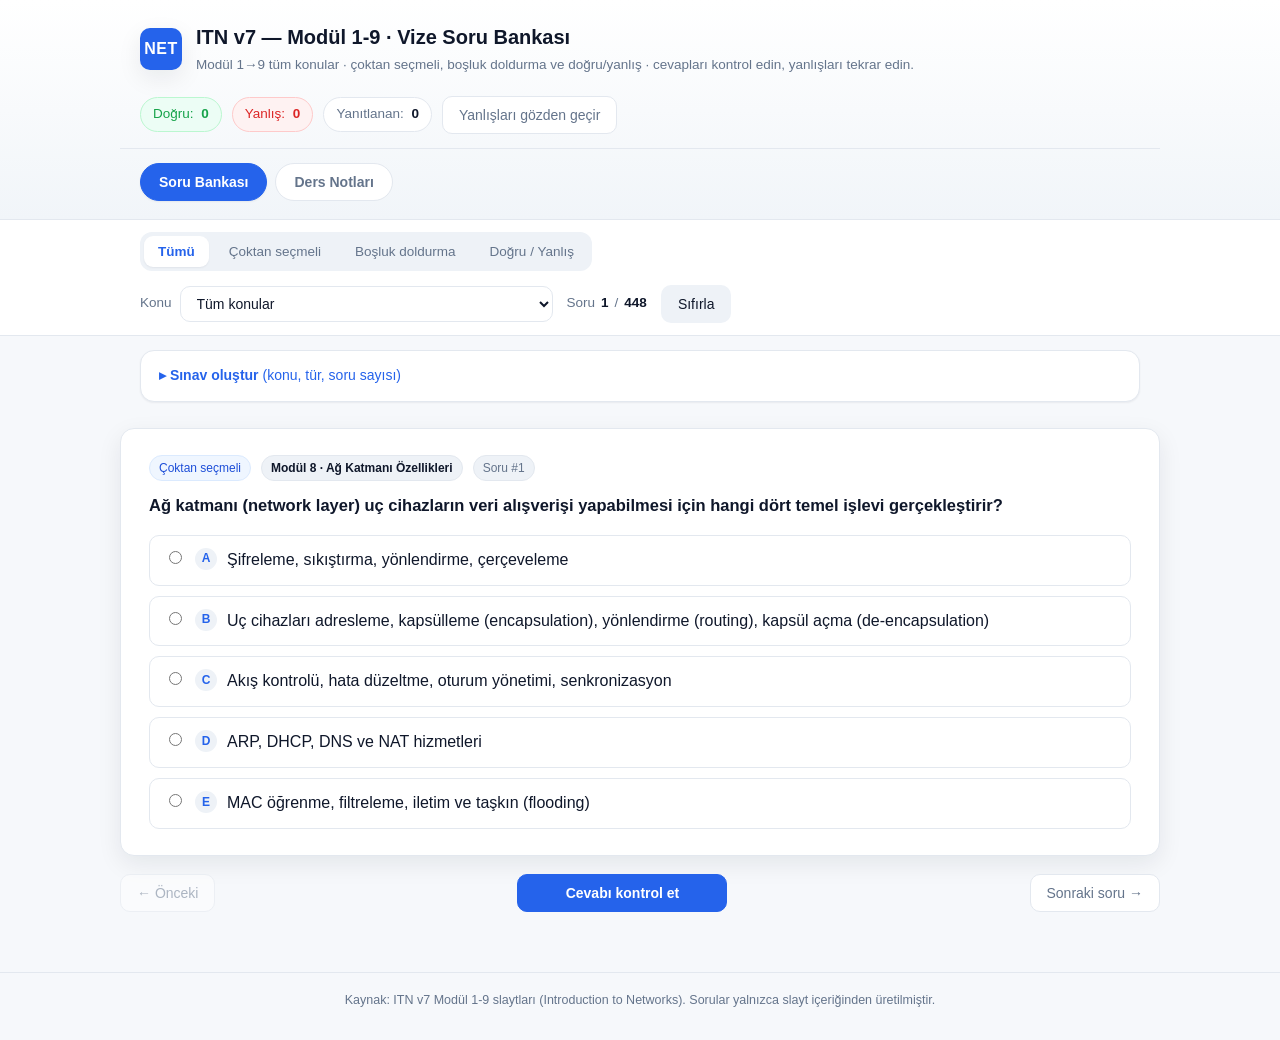
<file: slaytlar/site/index.html>
<!DOCTYPE html>
<html lang="tr">
<head>
  <meta charset="UTF-8" />
  <meta name="viewport" content="width=device-width, initial-scale=1.0" />
  <title>ITN v7 · Modül 1-9 Vize Soru Bankası</title>
  <link rel="stylesheet" href="style.css?v=4" />
</head>
<body>
  <header class="topbar">
    <div class="wrap">
      <div class="brand">
        <div class="logo">NET</div>
        <div>
          <h1>ITN v7 — Modül 1-9 · Vize Soru Bankası</h1>
          <p class="subtitle">
            Modül 1&rarr;9 tüm konular &middot; çoktan seçmeli, boşluk doldurma ve doğru/yanlış &middot;
            cevapları kontrol edin, yanlışları tekrar edin.
          </p>
        </div>
      </div>

      <div class="summary">
        <div class="pill good"><span>Doğru:</span> <strong id="stat-correct">0</strong></div>
        <div class="pill bad"><span>Yanlış:</span> <strong id="stat-wrong">0</strong></div>
        <div class="pill"><span>Yanıtlanan:</span> <strong id="stat-answered">0</strong></div>
        <button id="btn-review" class="btn btn-ghost">Yanlışları gözden geçir</button>
      </div>
    </div>

    <div class="wrap view-switch">
      <button id="btn-view-quiz" class="view-tab active" data-view="quiz">Soru Bankası</button>
      <button id="btn-view-notes" class="view-tab" data-view="notes">Ders Notları</button>
    </div>
  </header>

  <div id="view-quiz">
  <nav class="toolbar">
    <div class="wrap">
      <div class="tabs" id="type-tabs">
        <button class="tab active" data-type="all">Tümü</button>
        <button class="tab" data-type="mcq">Çoktan seçmeli</button>
        <button class="tab" data-type="fill">Boşluk doldurma</button>
        <button class="tab" data-type="tf">Doğru / Yanlış</button>
      </div>

      <div class="filters">
        <label>
          Konu
          <select id="topic-filter"></select>
        </label>

        <div class="counter">
          <span>Soru</span>
          <strong id="counter-cur">1</strong>
          <span>/</span>
          <strong id="counter-total">0</strong>
        </div>

        <button id="btn-reset" class="btn btn-soft">Sıfırla</button>
      </div>
    </div>
  </nav>

  <section class="exam-builder">
    <div class="wrap">
      <details>
        <summary><strong>&#9656; Sınav oluştur</strong> (konu, tür, soru sayısı)</summary>
        <div class="builder-grid">
          <label>
            Konu
            <select id="exam-topic">
              <option value="all">Tüm konular</option>
            </select>
          </label>
          <label>
            Tür
            <select id="exam-type">
              <option value="all">Tüm türler</option>
              <option value="mcq">Çoktan seçmeli</option>
              <option value="fill">Boşluk doldurma</option>
              <option value="tf">Doğru / Yanlış</option>
            </select>
          </label>
          <label>
            Soru sayısı
            <input id="exam-count" type="number" min="1" max="500" value="20" />
          </label>
          <button id="btn-start-exam" class="btn btn-primary">Sınavı başlat</button>
          <button id="btn-stop-exam" class="btn btn-soft" style="display:none">Sınavdan çık</button>
        </div>
        <div id="exam-banner" class="banner" style="display:none"></div>
      </details>
    </div>
  </section>

  <main class="wrap main">
    <article id="card" class="card">
      <!-- Soru buraya render edilecek -->
    </article>

    <div class="nav-row">
      <button id="btn-prev" class="btn btn-ghost">&larr; Önceki</button>
      <button id="btn-check" class="btn btn-primary">Cevabı kontrol et</button>
      <button id="btn-next" class="btn btn-ghost">Sonraki soru &rarr;</button>
    </div>

    <div id="feedback" class="feedback" style="display:none"></div>
  </main>
  </div><!-- /view-quiz -->

  <section id="view-notes" class="notes-view wrap" style="display:none">
    <aside class="notes-toc">
      <h3>Modüller</h3>
      <nav id="notes-nav"></nav>
    </aside>
    <article id="notes-content" class="notes-content">
      <!-- Notlar buraya render edilecek -->
    </article>
  </section>

  <footer class="footer">
    <div class="wrap">
      Kaynak: ITN v7 Modül 1-9 slaytları (Introduction to Networks).
      Sorular yalnızca slayt içeriğinden üretilmiştir.
    </div>
  </footer>

  <script src="questions.js?v=2"></script>
  <script src="notes.js?v=1"></script>
  <script src="app.js?v=3"></script>
</body>
</html>
</file>
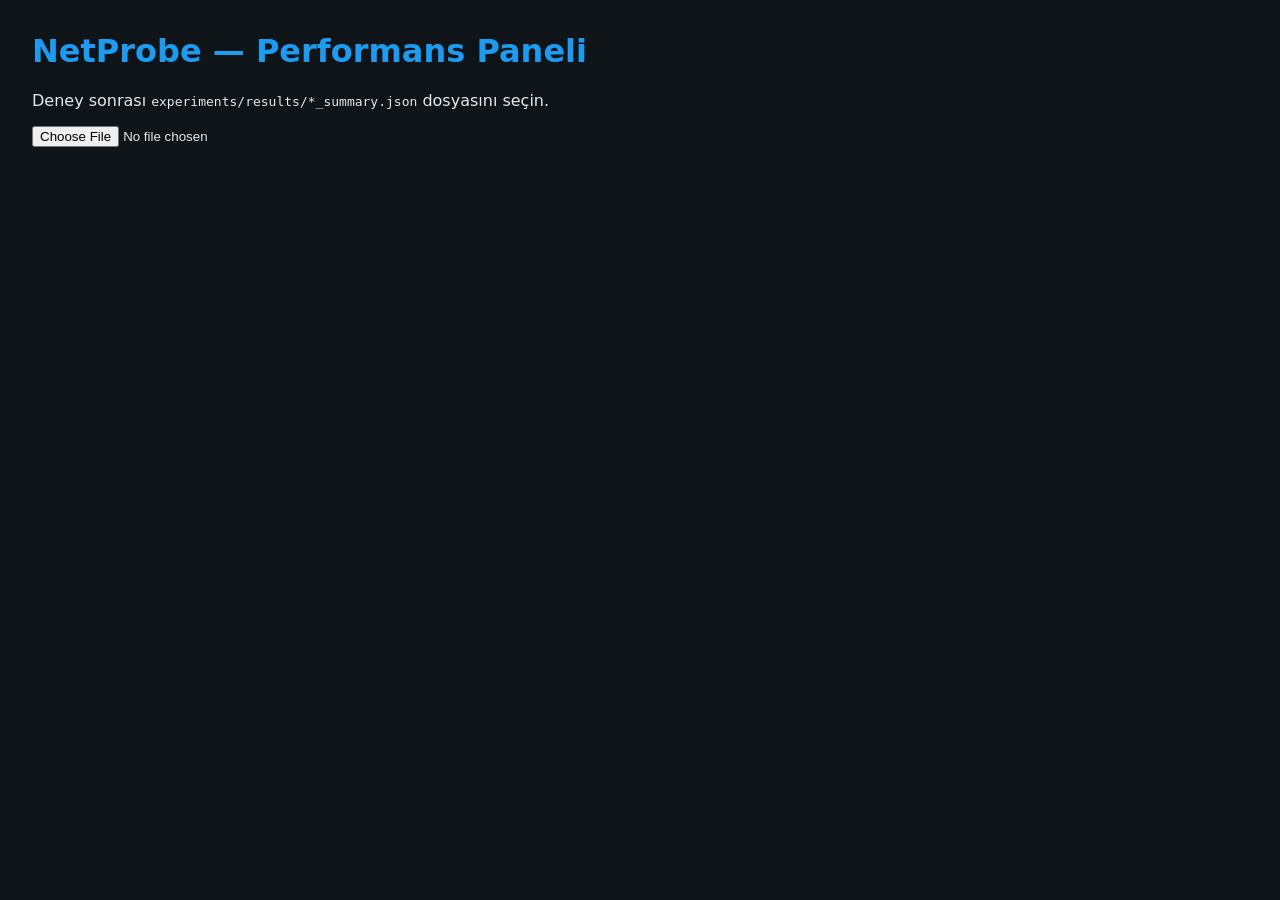
<file: netprobe/viz/dashboard.html>
<!DOCTYPE html>
<html lang="tr">
<head>
  <meta charset="UTF-8" />
  <title>NetProbe Dashboard</title>
  <style>
    body { font-family: system-ui, sans-serif; margin: 2rem; background: #0f1419; color: #e7e9ea; }
    h1 { color: #1d9bf0; }
    .grid { display: grid; grid-template-columns: repeat(auto-fill, minmax(280px, 1fr)); gap: 1rem; }
    .card { background: #16181c; border-radius: 12px; padding: 1rem; border: 1px solid #2f3336; }
    .metric { font-size: 1.5rem; font-weight: bold; color: #00ba7c; }
    img { max-width: 100%; border-radius: 8px; margin-top: 0.5rem; }
    pre { background: #000; padding: 1rem; overflow: auto; font-size: 0.85rem; }
  </style>
</head>
<body>
  <h1>NetProbe — Performans Paneli</h1>
  <p>Deney sonrası <code>experiments/results/*_summary.json</code> dosyasını seçin.</p>
  <input type="file" id="fileInput" accept=".json" />
  <div id="content" class="grid"></div>
  <script>
    document.getElementById('fileInput').addEventListener('change', async (e) => {
      const file = e.target.files[0];
      if (!file) return;
      const data = JSON.parse(await file.text());
      const agg = data.aggregate || {};
      const cfg = data.config || {};
      const el = document.getElementById('content');
      el.innerHTML = `
        <div class="card"><h3>${cfg.name || 'Deney'}</h3><p>${cfg.description || ''}</p></div>
        <div class="card"><h3>Tamamlanma</h3><div class="metric">${(agg.completion_time_s?.mean ?? 0).toFixed(3)} s</div></div>
        <div class="card"><h3>Throughput</h3><div class="metric">${(agg.throughput_bps?.mean ?? 0).toFixed(0)} bps</div></div>
        <div class="card"><h3>Retrans. Rate</h3><div class="metric">${(agg.retransmission_rate?.mean ?? 0).toFixed(4)}</div></div>
        <div class="card" style="grid-column: 1/-1"><h3>Ham veri</h3><pre>${JSON.stringify(data, null, 2)}</pre></div>
      `;
    });
  </script>
</body>
</html>
</file>
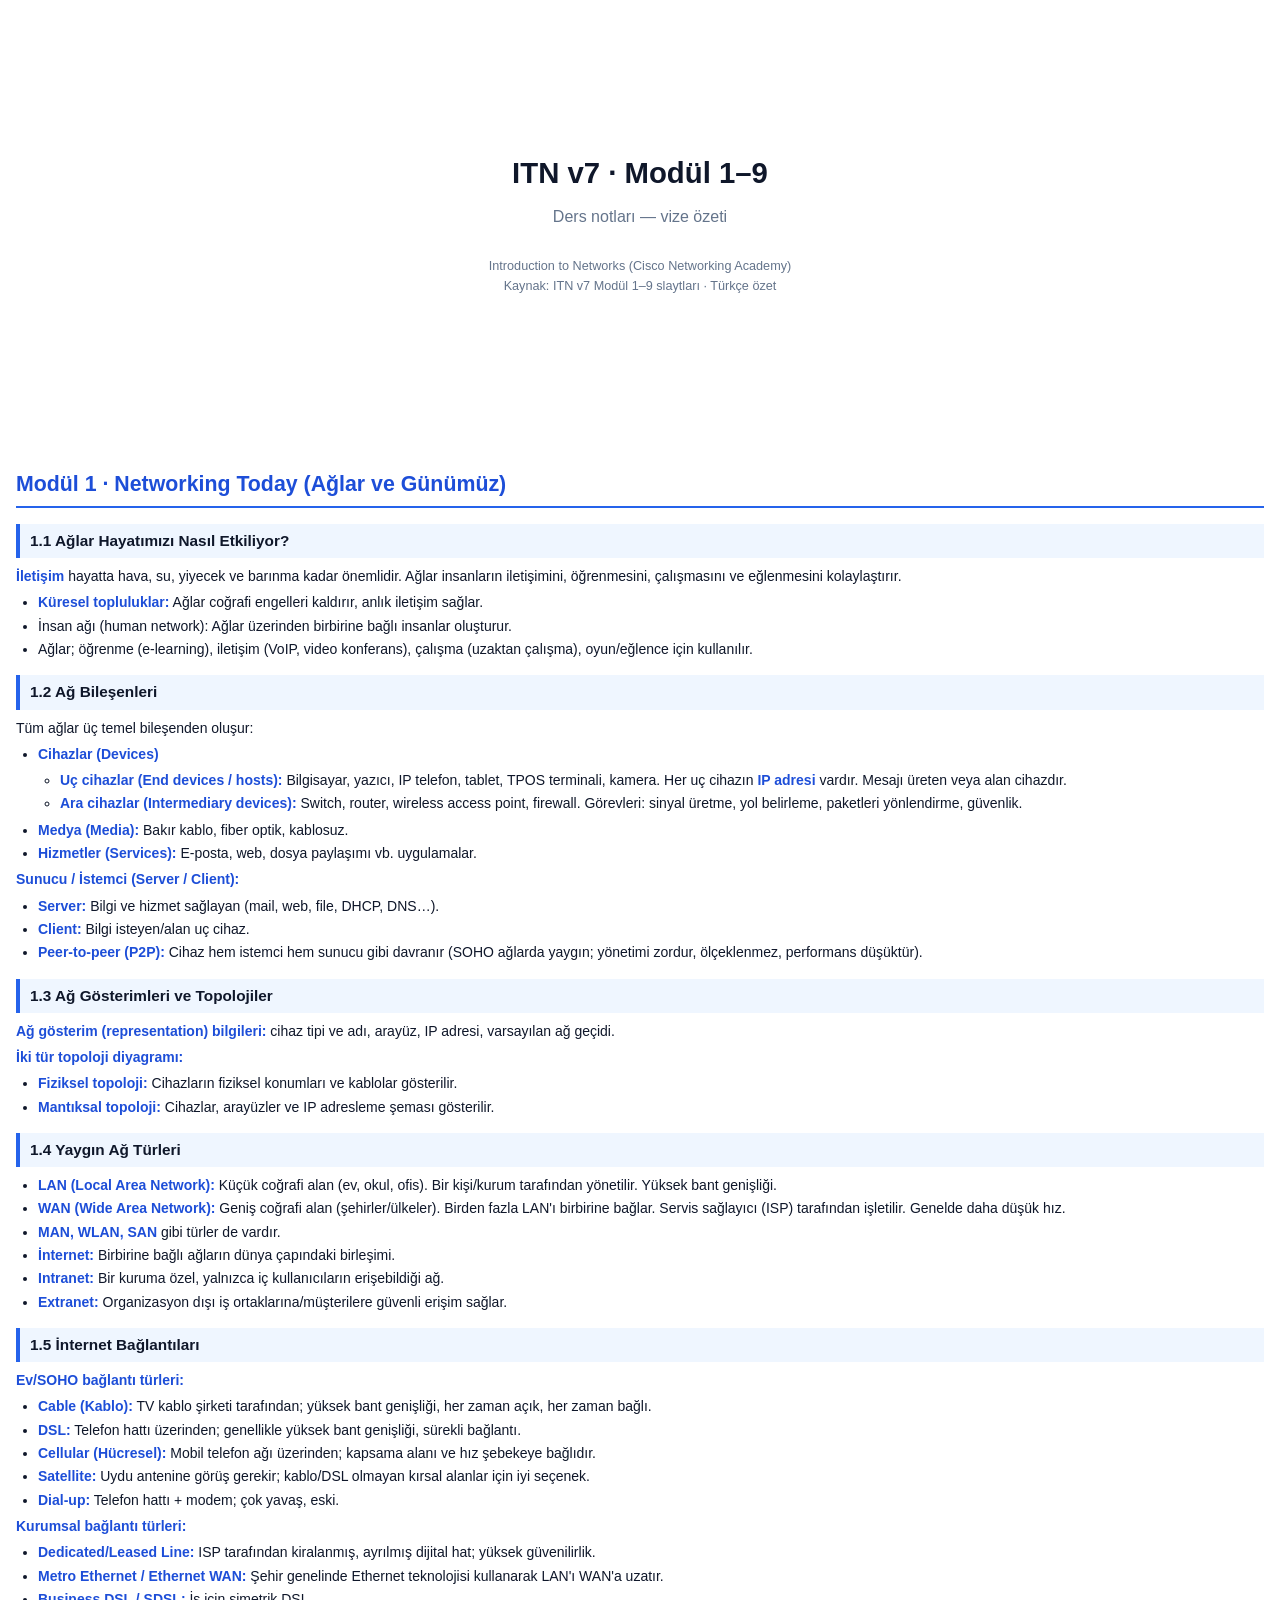
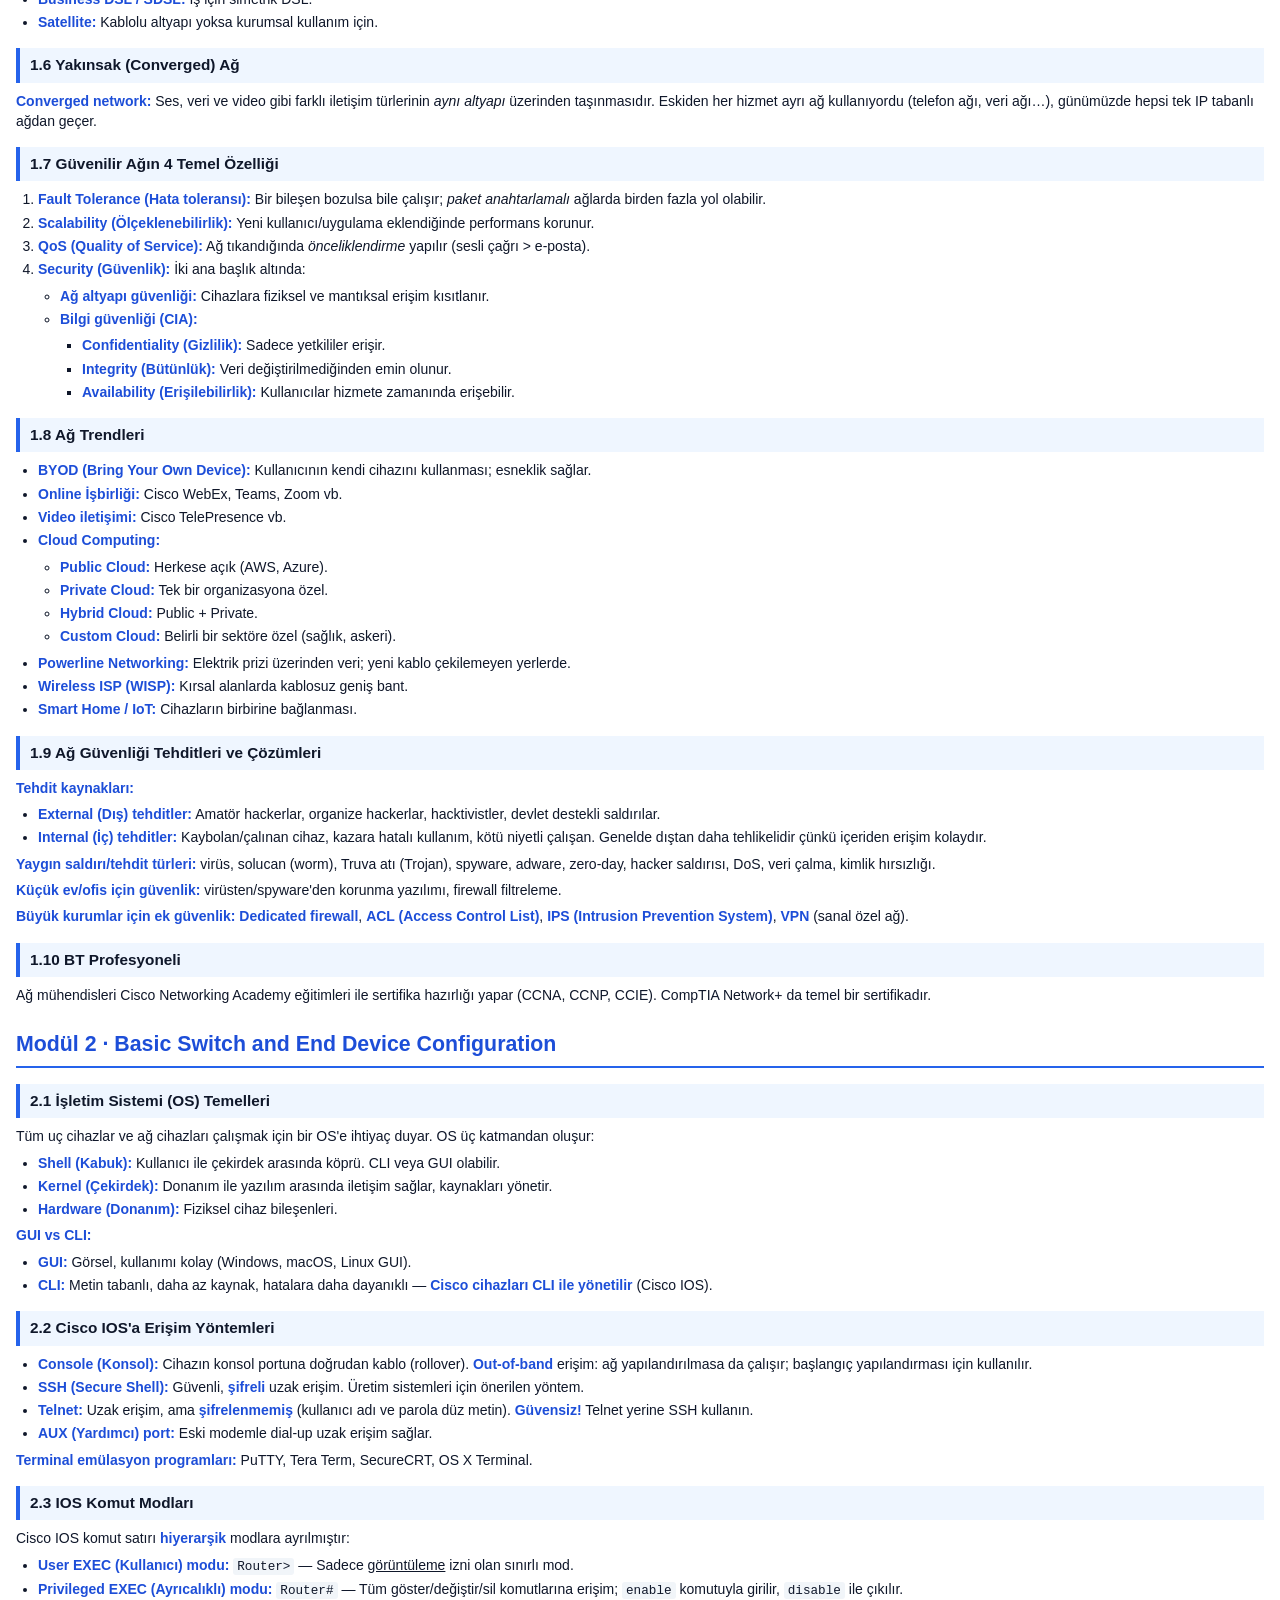
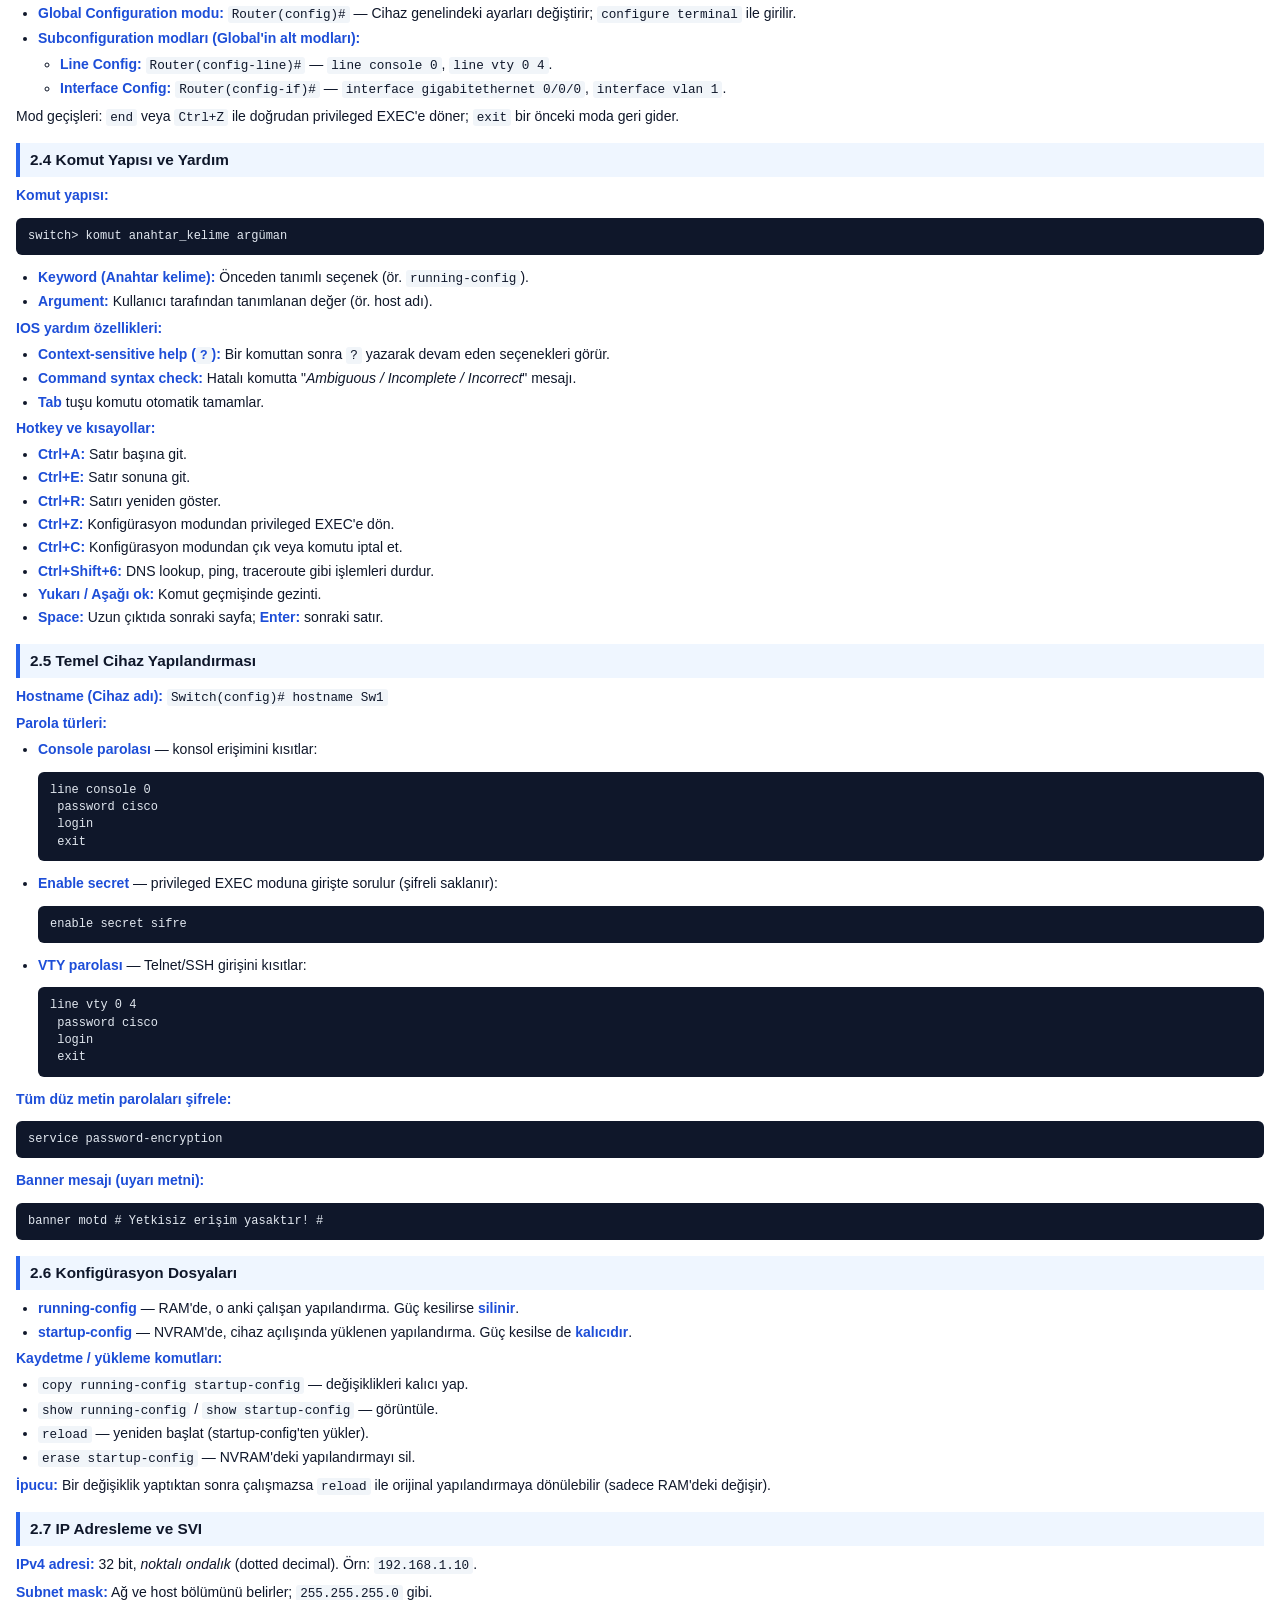
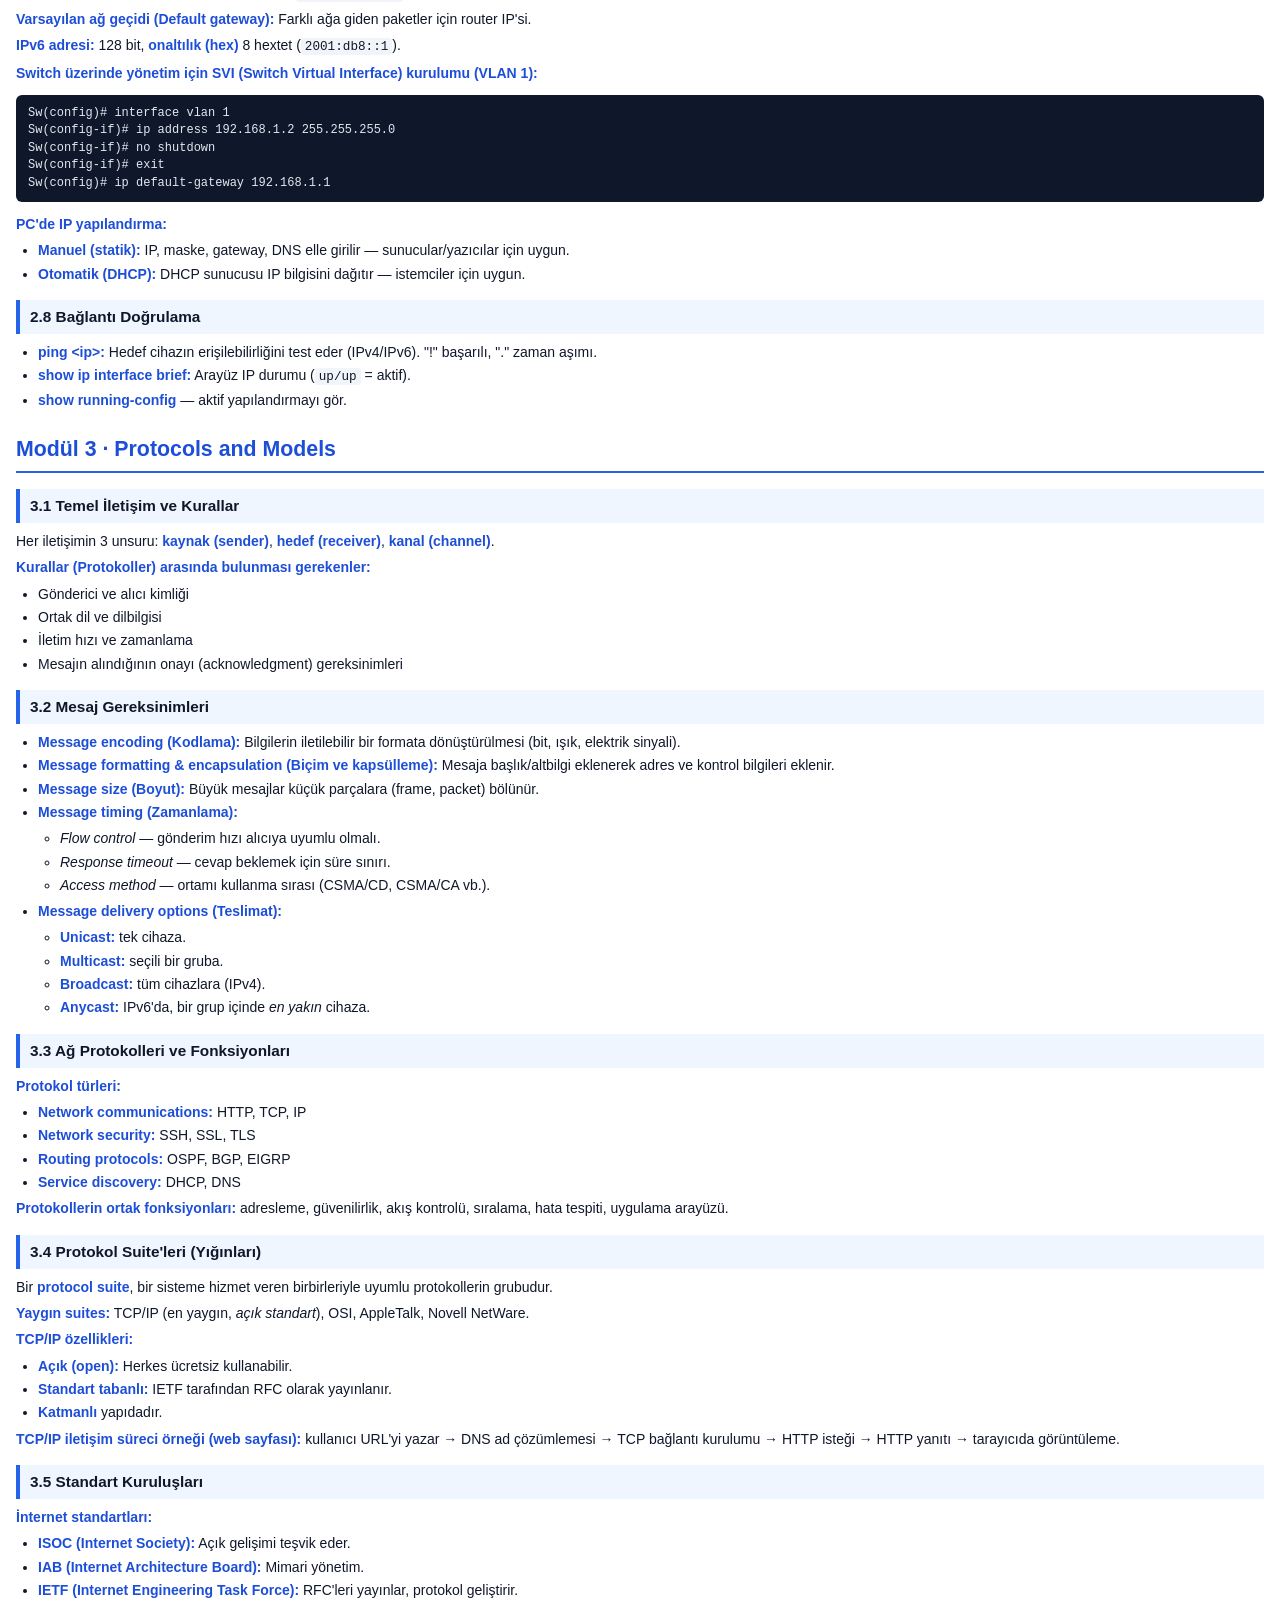
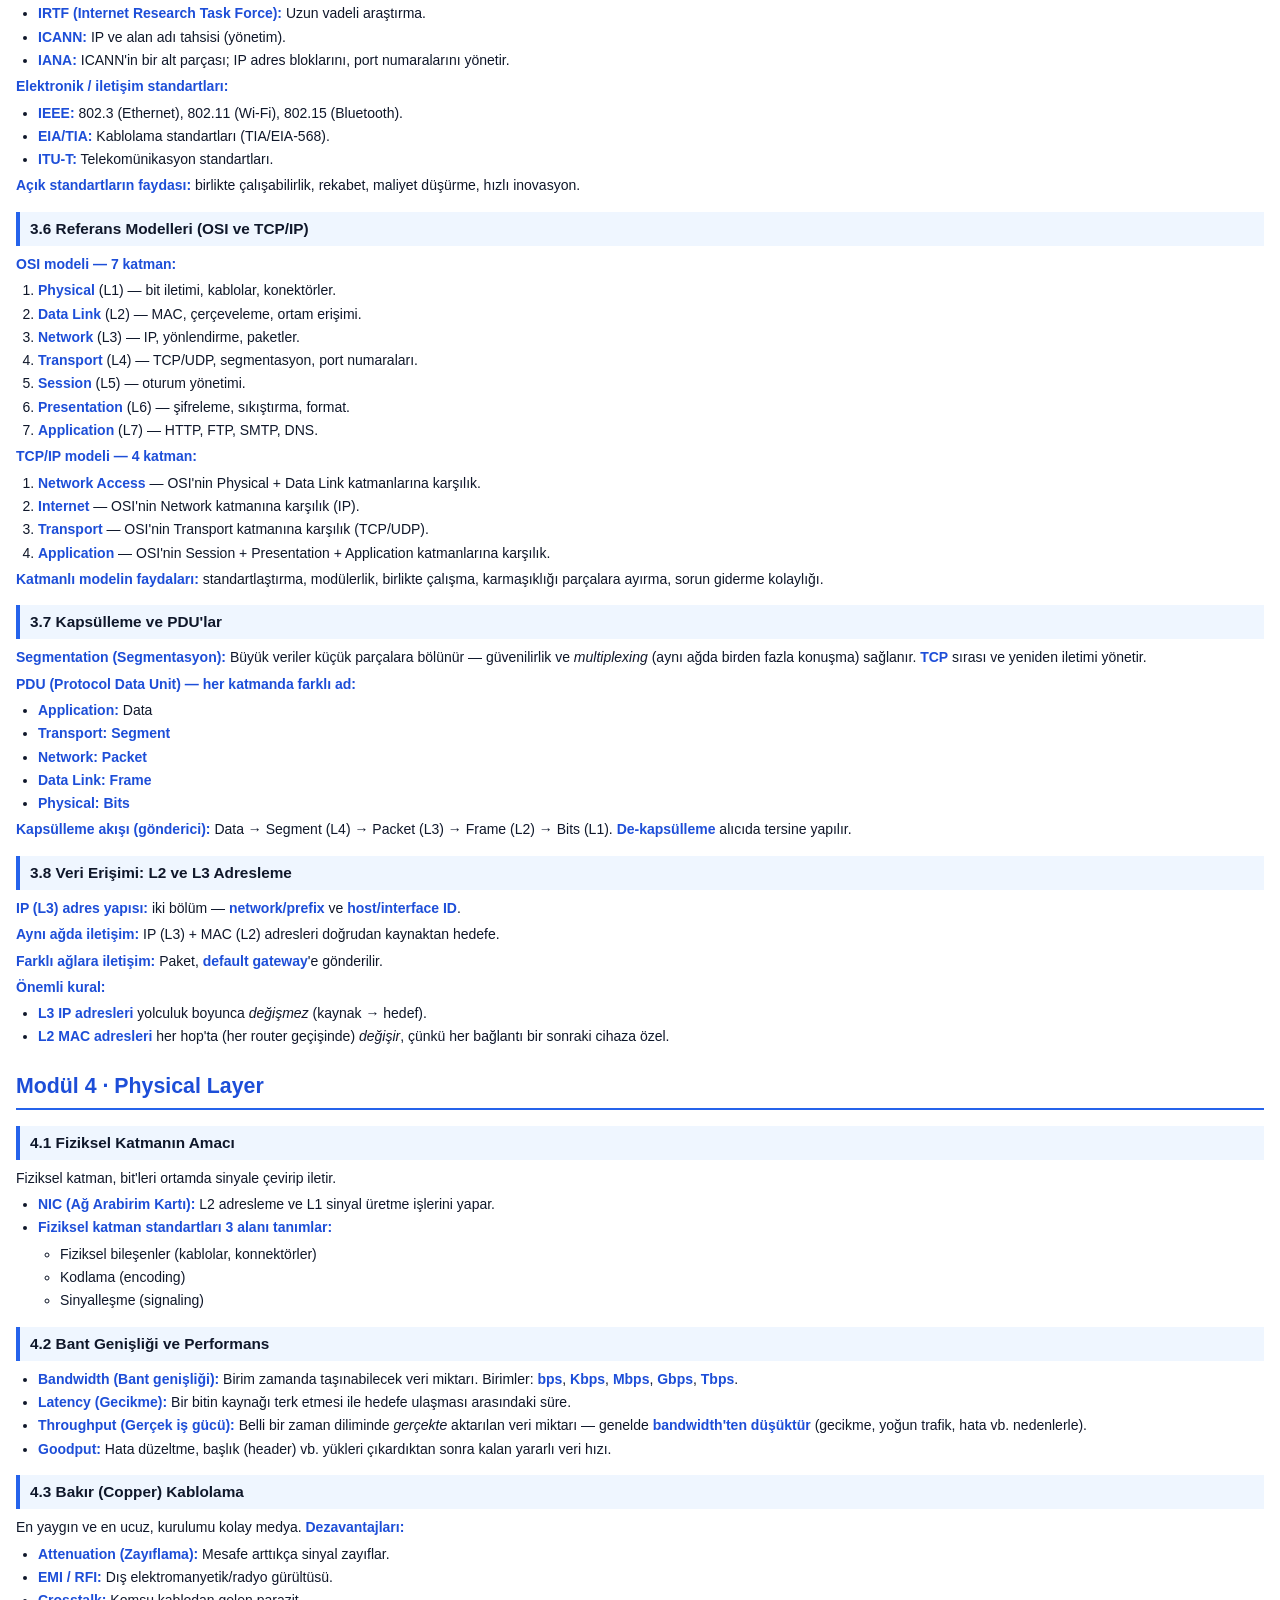
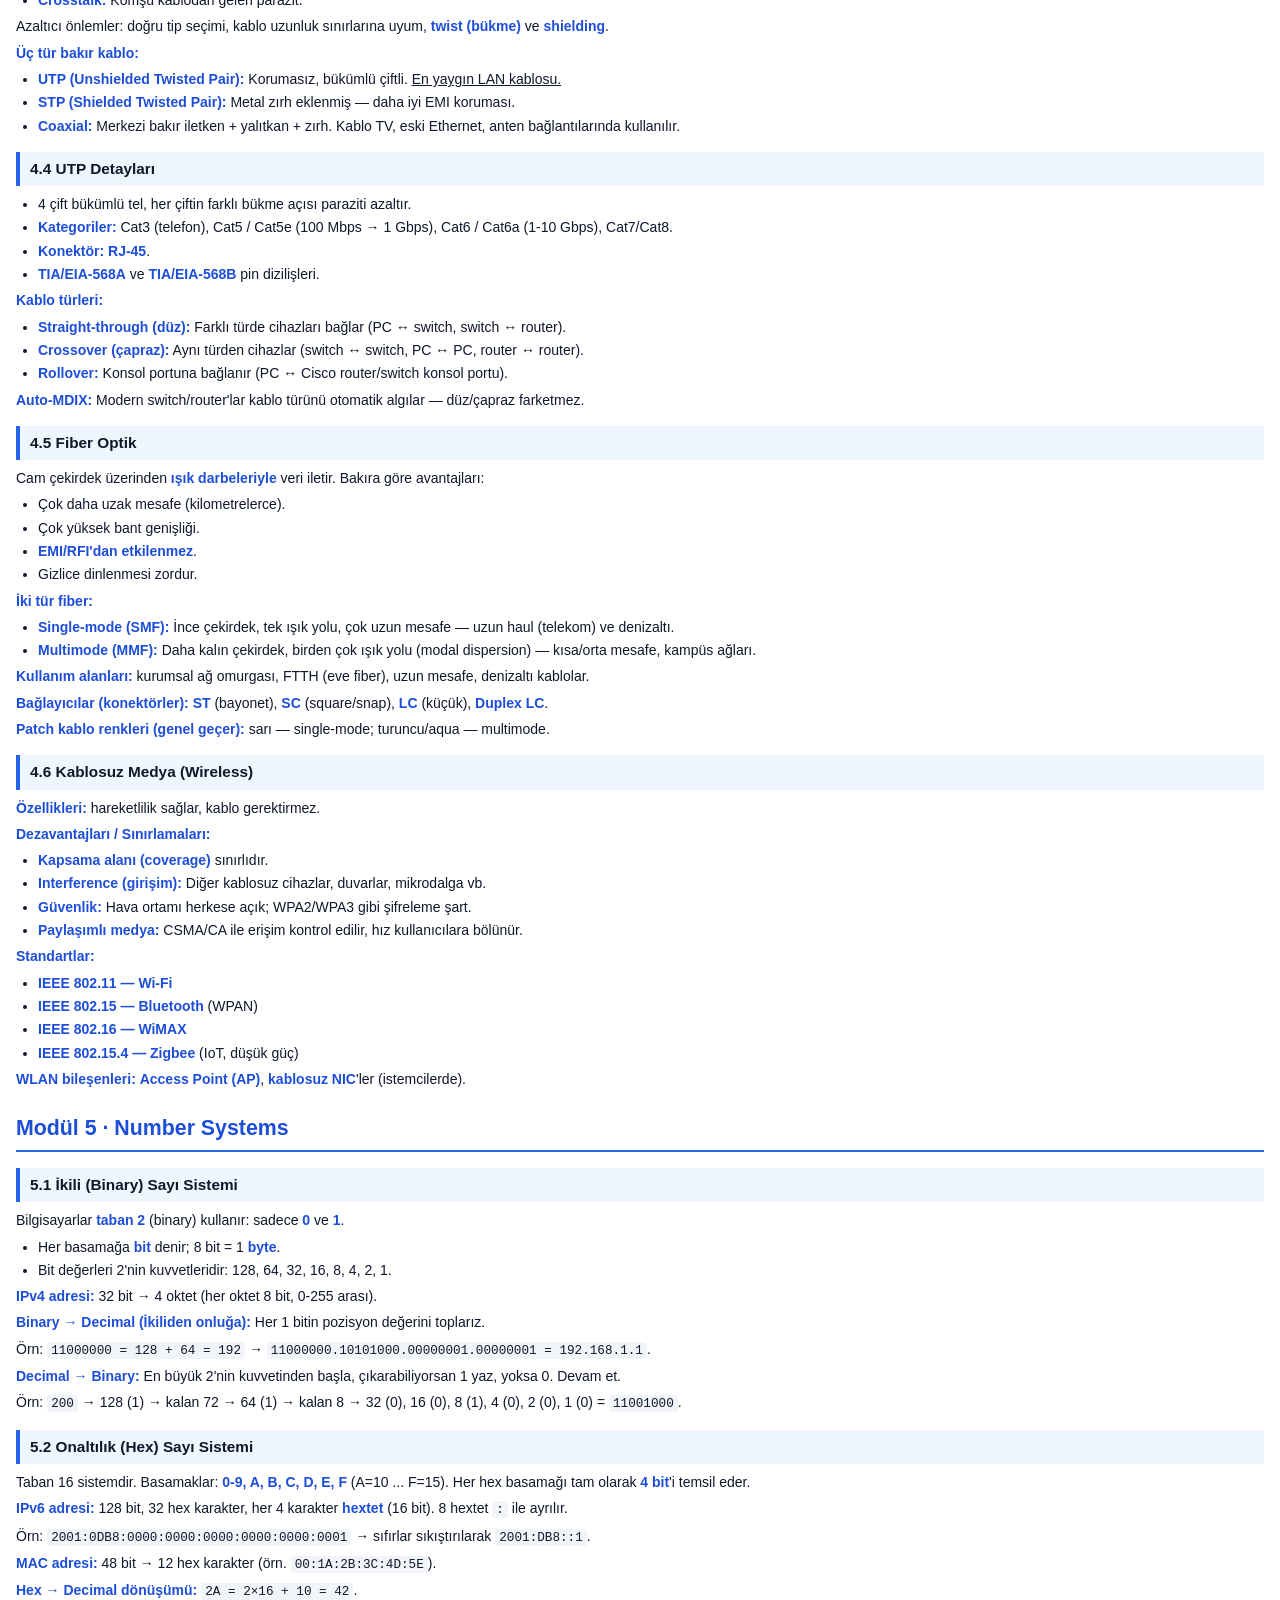
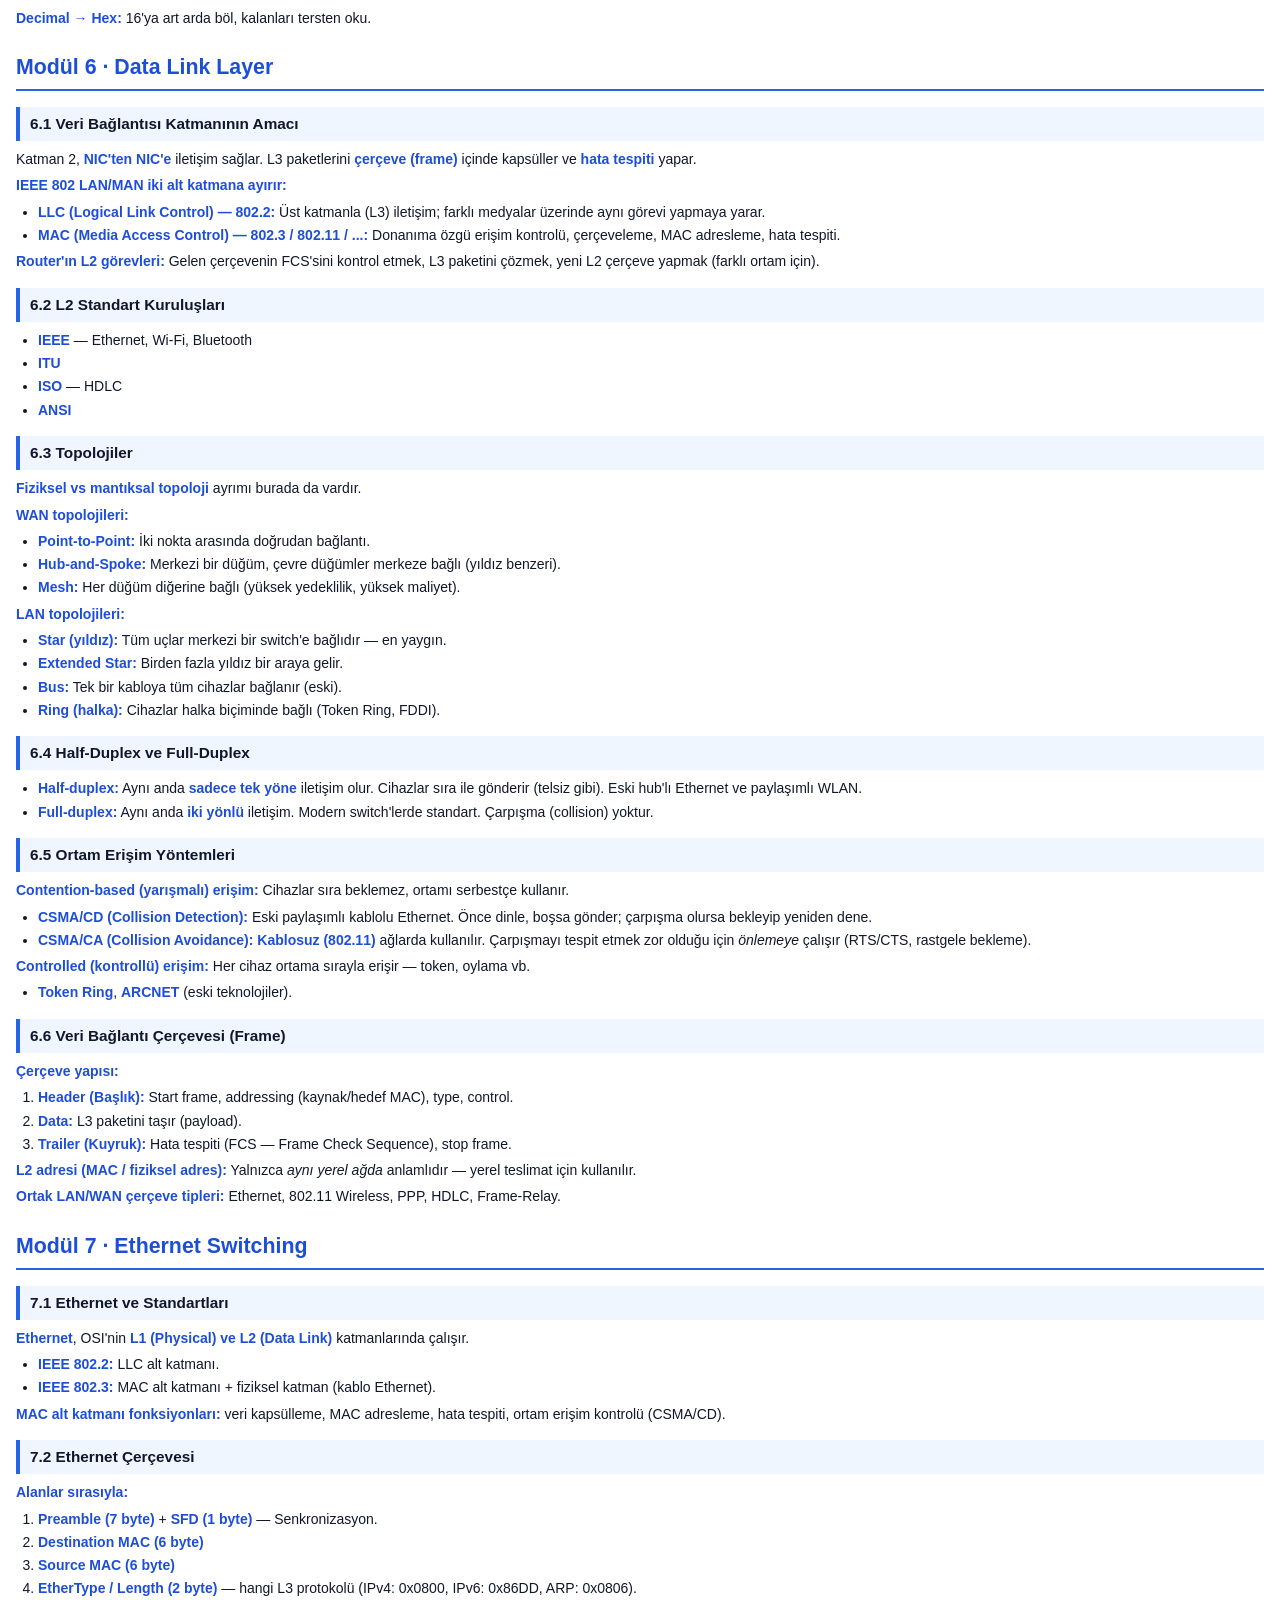
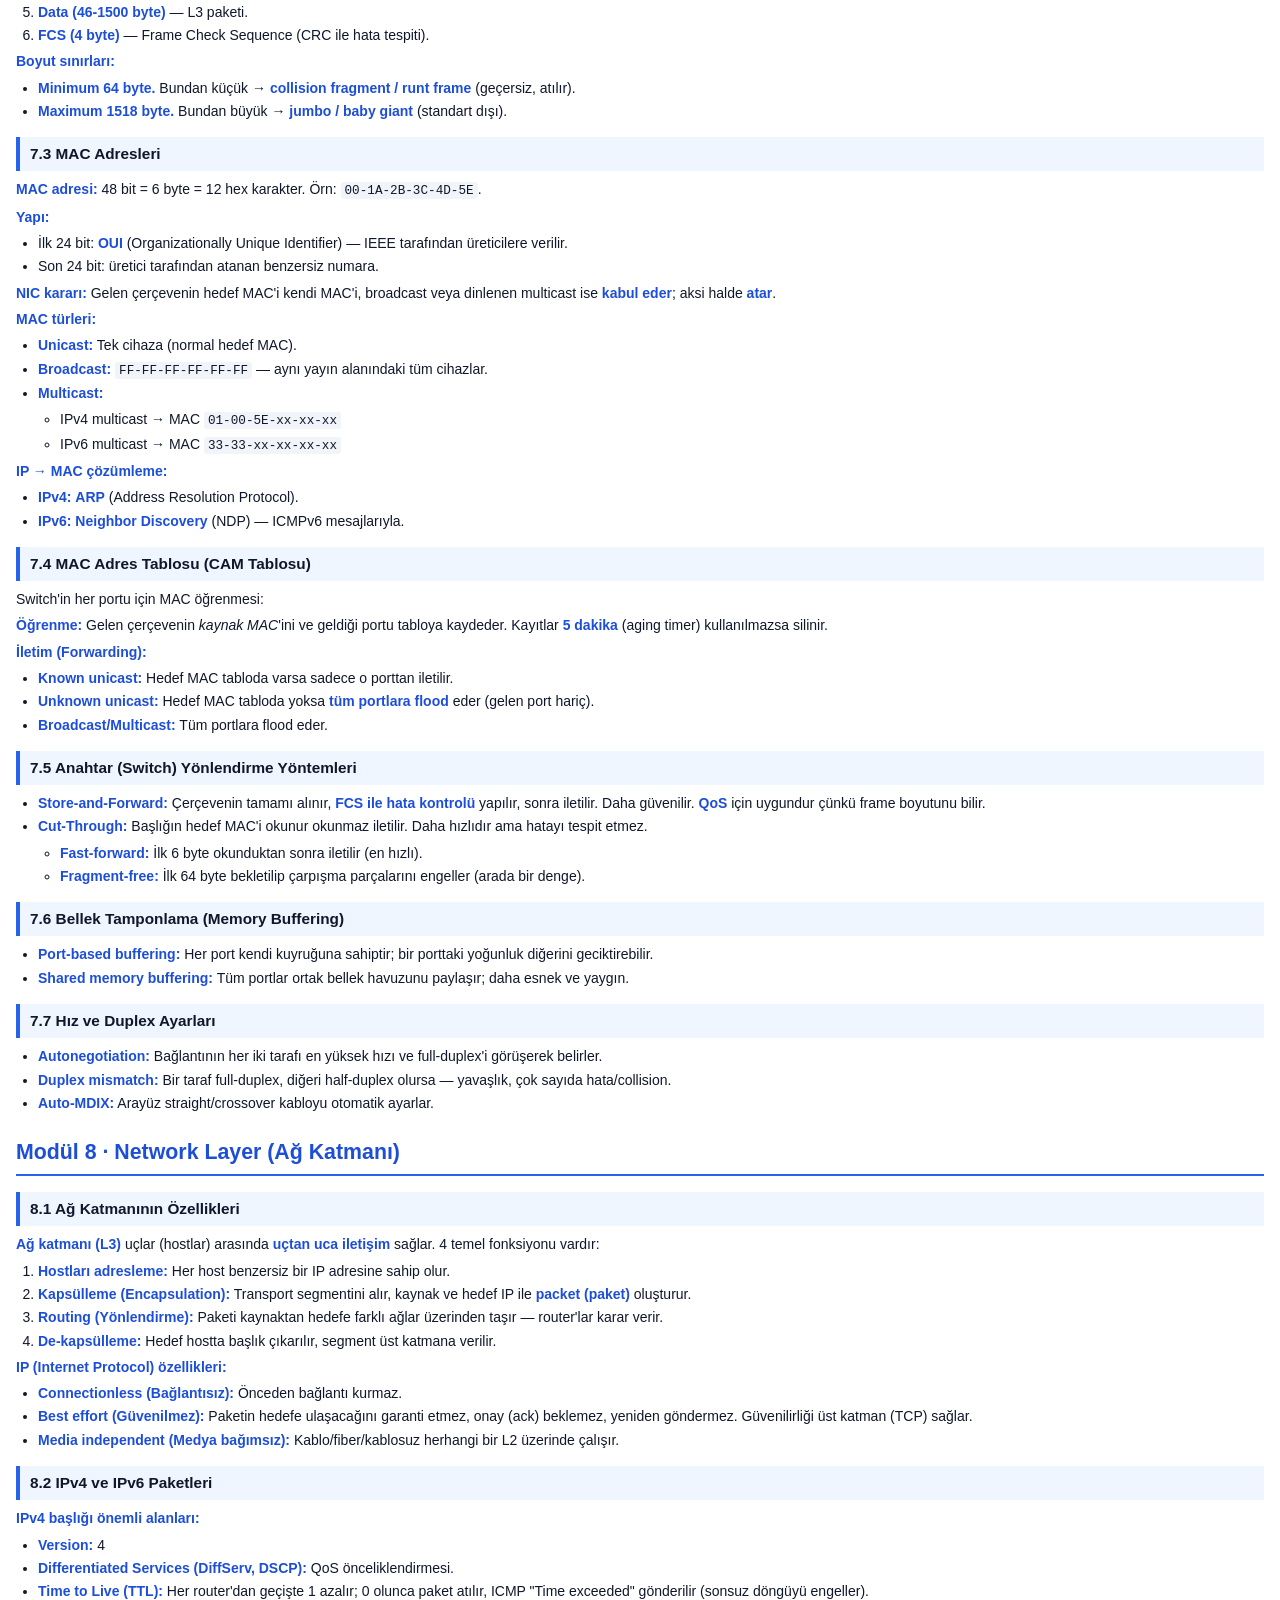
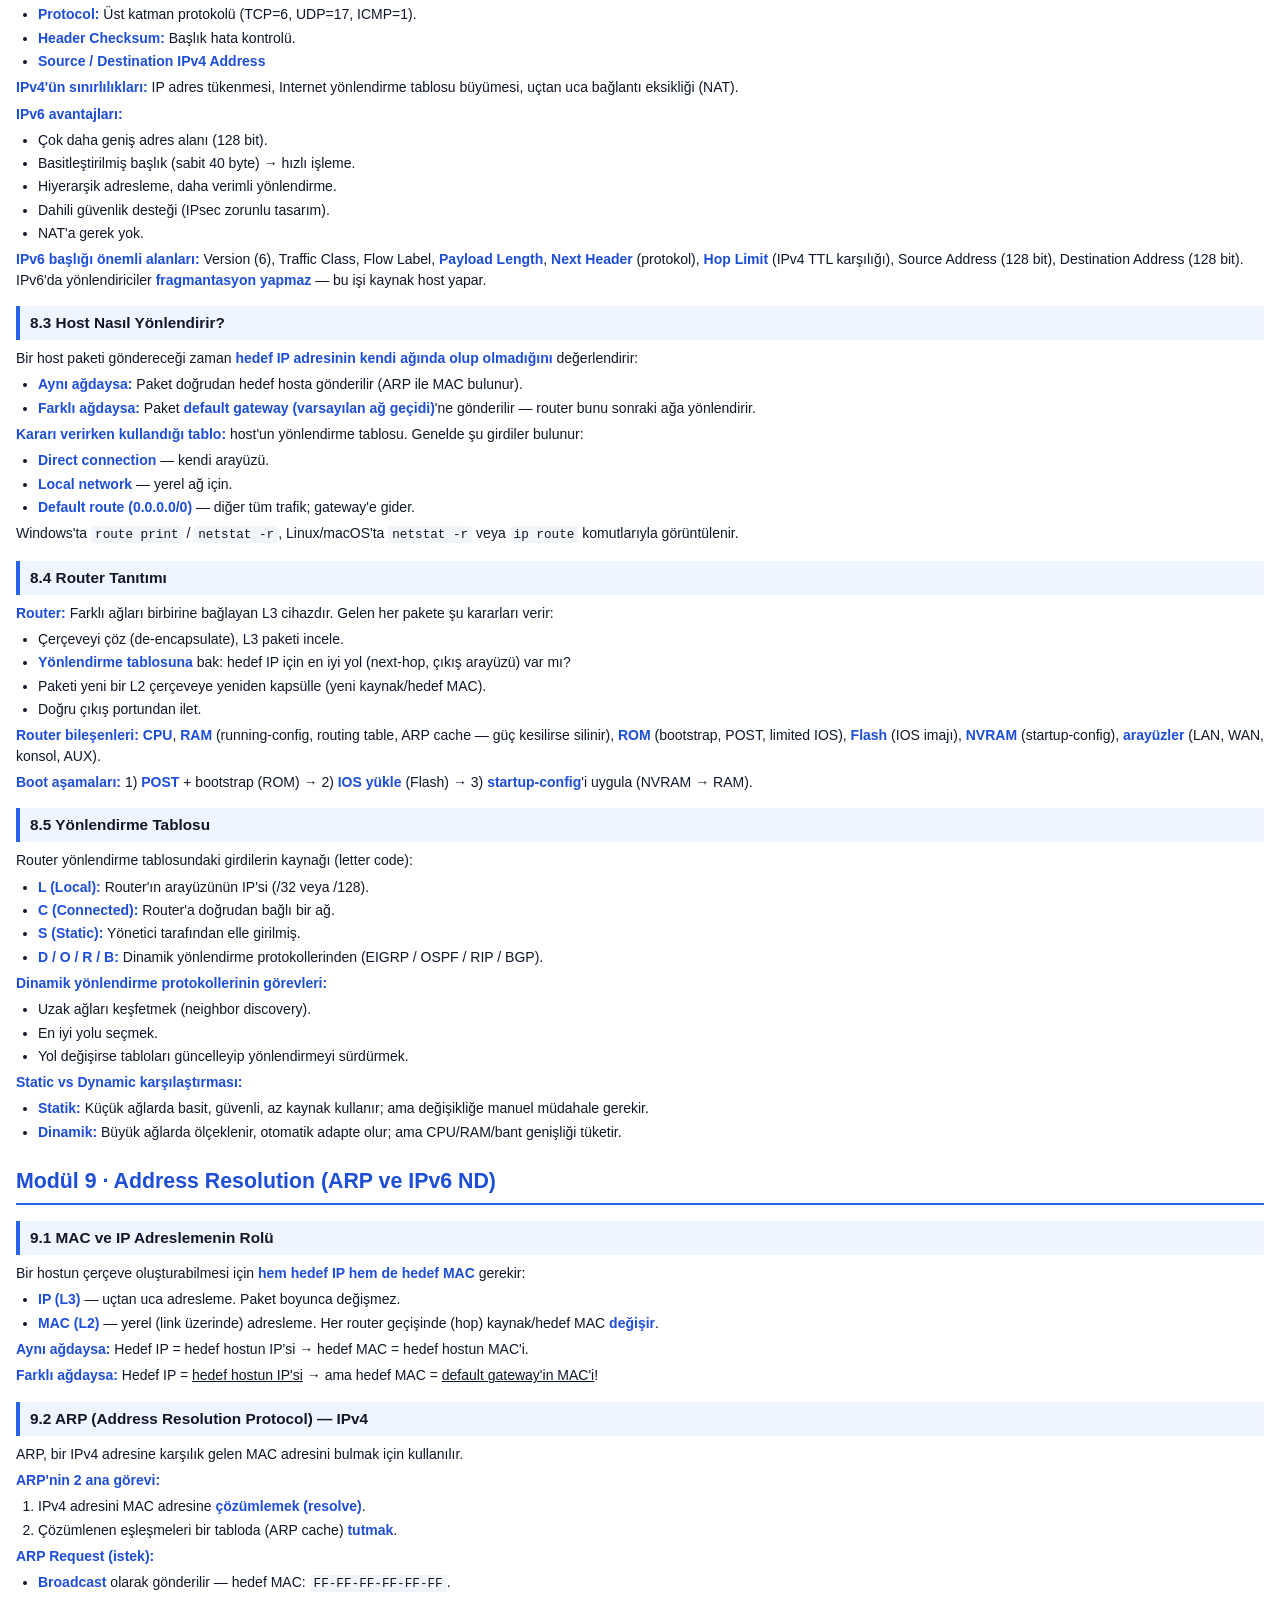
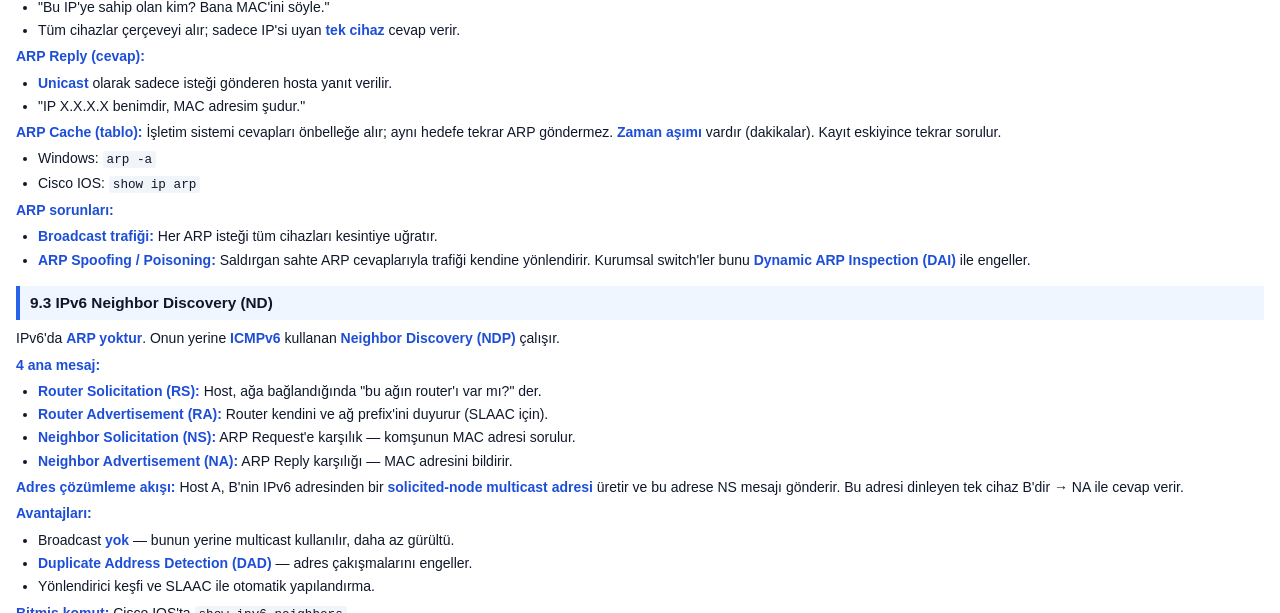
<file: slaytlar/site/ITN_Modul_1-9_Ders_Notlari.html>
<!DOCTYPE html>
<html lang="tr">
<head>
  <meta charset="UTF-8" />
  <meta name="viewport" content="width=device-width, initial-scale=1" />
  <title>ITN v7 Modül 1-9 Ders Notları</title>
  <style>
    @page { margin: 12mm; size: A4; }
    * { box-sizing: border-box; }
    body {
      font-family: -apple-system, BlinkMacSystemFont, "Segoe UI", Roboto, "Helvetica Neue",
        Arial, "Noto Sans", sans-serif;
      font-size: 10.5pt;
      line-height: 1.45;
      color: #0f172a;
      margin: 0;
      padding: 16px;
    }
    h1.module-title {
      font-size: 16pt;
      color: #1d4ed8;
      border-bottom: 2px solid #2563eb;
      padding-bottom: 6px;
      margin: 24px 0 14px;
      page-break-after: avoid;
    }
    section.module:first-child h1.module-title { margin-top: 0; }
    h2 {
      font-size: 11.5pt;
      background: #eff6ff;
      border-left: 4px solid #2563eb;
      padding: 6px 10px;
      margin: 16px 0 8px;
      page-break-after: avoid;
    }
    .body p { margin: 6px 0; }
    .body ul, .body ol { margin: 6px 0; padding-left: 22px; }
    .body li { margin: 3px 0; }
    .body b, .body strong { color: #1d4ed8; }
    .body code {
      background: #f1f5f9;
      padding: 1px 4px;
      border-radius: 3px;
      font-size: 9.5pt;
      font-family: ui-monospace, "SF Mono", Consolas, monospace;
    }
    .body pre {
      background: #0f172a;
      color: #e2e8f0;
      padding: 10px 12px;
      border-radius: 6px;
      font-size: 9pt;
      line-height: 1.45;
      white-space: pre-wrap;
      word-break: break-word;
      page-break-inside: avoid;
      font-family: ui-monospace, "SF Mono", Consolas, monospace;
    }
    .body pre code { background: transparent; color: inherit; padding: 0; }
    .cover {
      text-align: center;
      padding: 36mm 16mm;
      page-break-after: always;
    }
    .cover h1 { font-size: 22pt; margin: 0 0 10px; color: #0f172a; }
    .cover .sub { color: #64748b; font-size: 12pt; margin: 0; }
    .cover .meta {
      margin-top: 28px;
      font-size: 9.5pt;
      color: #64748b;
      line-height: 1.6;
    }
  </style>
</head>
<body>
  <div class="cover">
    <h1>ITN v7 · Modül 1–9</h1>
    <p class="sub">Ders notları — vize özeti</p>
    <p class="meta">
      Introduction to Networks (Cisco Networking Academy)<br />
      Kaynak: ITN v7 Modül 1–9 slaytları · Türkçe özet
    </p>
  </div>

  <section class="module" id="M1">
    <h1 class="module-title">Modül 1 · Networking Today (Ağlar ve Günümüz)</h1>
    
      <div class="section">
        <h2>1.1 Ağlar Hayatımızı Nasıl Etkiliyor?</h2>
        <div class="body">
<p><b>İletişim</b> hayatta hava, su, yiyecek ve barınma kadar önemlidir. Ağlar insanların iletişimini, öğrenmesini, çalışmasını ve eğlenmesini kolaylaştırır.</p>
<ul>
  <li><b>Küresel topluluklar:</b> Ağlar coğrafi engelleri kaldırır, anlık iletişim sağlar.</li>
  <li>İnsan ağı (human network): Ağlar üzerinden birbirine bağlı insanlar oluşturur.</li>
  <li>Ağlar; öğrenme (e-learning), iletişim (VoIP, video konferans), çalışma (uzaktan çalışma), oyun/eğlence için kullanılır.</li>
</ul></div>
      </div>
    
      <div class="section">
        <h2>1.2 Ağ Bileşenleri</h2>
        <div class="body">
<p>Tüm ağlar üç temel bileşenden oluşur:</p>
<ul>
  <li><b>Cihazlar (Devices)</b>
    <ul>
      <li><b>Uç cihazlar (End devices / hosts):</b> Bilgisayar, yazıcı, IP telefon, tablet, TPOS terminali, kamera.
        Her uç cihazın <b>IP adresi</b> vardır. Mesajı üreten veya alan cihazdır.</li>
      <li><b>Ara cihazlar (Intermediary devices):</b> Switch, router, wireless access point, firewall.
        Görevleri: sinyal üretme, yol belirleme, paketleri yönlendirme, güvenlik.</li>
    </ul>
  </li>
  <li><b>Medya (Media):</b> Bakır kablo, fiber optik, kablosuz.</li>
  <li><b>Hizmetler (Services):</b> E-posta, web, dosya paylaşımı vb. uygulamalar.</li>
</ul>

<p><b>Sunucu / İstemci (Server / Client):</b></p>
<ul>
  <li><b>Server:</b> Bilgi ve hizmet sağlayan (mail, web, file, DHCP, DNS…).</li>
  <li><b>Client:</b> Bilgi isteyen/alan uç cihaz.</li>
  <li><b>Peer-to-peer (P2P):</b> Cihaz hem istemci hem sunucu gibi davranır (SOHO ağlarda yaygın; yönetimi zordur, ölçeklenmez, performans düşüktür).</li>
</ul></div>
      </div>
    
      <div class="section">
        <h2>1.3 Ağ Gösterimleri ve Topolojiler</h2>
        <div class="body">
<p><b>Ağ gösterim (representation) bilgileri:</b> cihaz tipi ve adı, arayüz, IP adresi, varsayılan ağ geçidi.</p>

<p><b>İki tür topoloji diyagramı:</b></p>
<ul>
  <li><b>Fiziksel topoloji:</b> Cihazların fiziksel konumları ve kablolar gösterilir.</li>
  <li><b>Mantıksal topoloji:</b> Cihazlar, arayüzler ve IP adresleme şeması gösterilir.</li>
</ul></div>
      </div>
    
      <div class="section">
        <h2>1.4 Yaygın Ağ Türleri</h2>
        <div class="body">
<ul>
  <li><b>LAN (Local Area Network):</b> Küçük coğrafi alan (ev, okul, ofis). Bir kişi/kurum tarafından yönetilir. Yüksek bant genişliği.</li>
  <li><b>WAN (Wide Area Network):</b> Geniş coğrafi alan (şehirler/ülkeler). Birden fazla LAN'ı birbirine bağlar. Servis sağlayıcı (ISP) tarafından işletilir. Genelde daha düşük hız.</li>
  <li><b>MAN, WLAN, SAN</b> gibi türler de vardır.</li>
  <li><b>İnternet:</b> Birbirine bağlı ağların dünya çapındaki birleşimi.</li>
  <li><b>Intranet:</b> Bir kuruma özel, yalnızca iç kullanıcıların erişebildiği ağ.</li>
  <li><b>Extranet:</b> Organizasyon dışı iş ortaklarına/müşterilere güvenli erişim sağlar.</li>
</ul></div>
      </div>
    
      <div class="section">
        <h2>1.5 İnternet Bağlantıları</h2>
        <div class="body">
<p><b>Ev/SOHO bağlantı türleri:</b></p>
<ul>
  <li><b>Cable (Kablo):</b> TV kablo şirketi tarafından; yüksek bant genişliği, her zaman açık, her zaman bağlı.</li>
  <li><b>DSL:</b> Telefon hattı üzerinden; genellikle yüksek bant genişliği, sürekli bağlantı.</li>
  <li><b>Cellular (Hücresel):</b> Mobil telefon ağı üzerinden; kapsama alanı ve hız şebekeye bağlıdır.</li>
  <li><b>Satellite:</b> Uydu antenine görüş gerekir; kablo/DSL olmayan kırsal alanlar için iyi seçenek.</li>
  <li><b>Dial-up:</b> Telefon hattı + modem; çok yavaş, eski.</li>
</ul>

<p><b>Kurumsal bağlantı türleri:</b></p>
<ul>
  <li><b>Dedicated/Leased Line:</b> ISP tarafından kiralanmış, ayrılmış dijital hat; yüksek güvenilirlik.</li>
  <li><b>Metro Ethernet / Ethernet WAN:</b> Şehir genelinde Ethernet teknolojisi kullanarak LAN'ı WAN'a uzatır.</li>
  <li><b>Business DSL / SDSL:</b> İş için simetrik DSL.</li>
  <li><b>Satellite:</b> Kablolu altyapı yoksa kurumsal kullanım için.</li>
</ul></div>
      </div>
    
      <div class="section">
        <h2>1.6 Yakınsak (Converged) Ağ</h2>
        <div class="body">
<p><b>Converged network:</b> Ses, veri ve video gibi farklı iletişim türlerinin <i>aynı altyapı</i> üzerinden taşınmasıdır. Eskiden her hizmet ayrı ağ kullanıyordu (telefon ağı, veri ağı…), günümüzde hepsi tek IP tabanlı ağdan geçer.</p></div>
      </div>
    
      <div class="section">
        <h2>1.7 Güvenilir Ağın 4 Temel Özelliği</h2>
        <div class="body">
<ol>
  <li><b>Fault Tolerance (Hata toleransı):</b> Bir bileşen bozulsa bile çalışır; <i>paket anahtarlamalı</i> ağlarda birden fazla yol olabilir.</li>
  <li><b>Scalability (Ölçeklenebilirlik):</b> Yeni kullanıcı/uygulama eklendiğinde performans korunur.</li>
  <li><b>QoS (Quality of Service):</b> Ağ tıkandığında <i>önceliklendirme</i> yapılır (sesli çağrı > e-posta).</li>
  <li><b>Security (Güvenlik):</b> İki ana başlık altında:
    <ul>
      <li><b>Ağ altyapı güvenliği:</b> Cihazlara fiziksel ve mantıksal erişim kısıtlanır.</li>
      <li><b>Bilgi güvenliği (CIA):</b>
        <ul>
          <li><b>Confidentiality (Gizlilik):</b> Sadece yetkililer erişir.</li>
          <li><b>Integrity (Bütünlük):</b> Veri değiştirilmediğinden emin olunur.</li>
          <li><b>Availability (Erişilebilirlik):</b> Kullanıcılar hizmete zamanında erişebilir.</li>
        </ul>
      </li>
    </ul>
  </li>
</ol></div>
      </div>
    
      <div class="section">
        <h2>1.8 Ağ Trendleri</h2>
        <div class="body">
<ul>
  <li><b>BYOD (Bring Your Own Device):</b> Kullanıcının kendi cihazını kullanması; esneklik sağlar.</li>
  <li><b>Online İşbirliği:</b> Cisco WebEx, Teams, Zoom vb.</li>
  <li><b>Video iletişimi:</b> Cisco TelePresence vb.</li>
  <li><b>Cloud Computing:</b>
    <ul>
      <li><b>Public Cloud:</b> Herkese açık (AWS, Azure).</li>
      <li><b>Private Cloud:</b> Tek bir organizasyona özel.</li>
      <li><b>Hybrid Cloud:</b> Public + Private.</li>
      <li><b>Custom Cloud:</b> Belirli bir sektöre özel (sağlık, askeri).</li>
    </ul>
  </li>
  <li><b>Powerline Networking:</b> Elektrik prizi üzerinden veri; yeni kablo çekilemeyen yerlerde.</li>
  <li><b>Wireless ISP (WISP):</b> Kırsal alanlarda kablosuz geniş bant.</li>
  <li><b>Smart Home / IoT:</b> Cihazların birbirine bağlanması.</li>
</ul></div>
      </div>
    
      <div class="section">
        <h2>1.9 Ağ Güvenliği Tehditleri ve Çözümleri</h2>
        <div class="body">
<p><b>Tehdit kaynakları:</b></p>
<ul>
  <li><b>External (Dış) tehditler:</b> Amatör hackerlar, organize hackerlar, hacktivistler, devlet destekli saldırılar.</li>
  <li><b>Internal (İç) tehditler:</b> Kaybolan/çalınan cihaz, kazara hatalı kullanım, kötü niyetli çalışan. Genelde dıştan daha tehlikelidir çünkü içeriden erişim kolaydır.</li>
</ul>

<p><b>Yaygın saldırı/tehdit türleri:</b> virüs, solucan (worm), Truva atı (Trojan), spyware, adware, zero-day, hacker saldırısı, DoS, veri çalma, kimlik hırsızlığı.</p>

<p><b>Küçük ev/ofis için güvenlik:</b> virüsten/spyware'den korunma yazılımı, firewall filtreleme.</p>
<p><b>Büyük kurumlar için ek güvenlik:</b> <b>Dedicated firewall</b>, <b>ACL (Access Control List)</b>, <b>IPS (Intrusion Prevention System)</b>, <b>VPN</b> (sanal özel ağ).</p></div>
      </div>
    
      <div class="section">
        <h2>1.10 BT Profesyoneli</h2>
        <div class="body">
<p>Ağ mühendisleri Cisco Networking Academy eğitimleri ile sertifika hazırlığı yapar (CCNA, CCNP, CCIE). CompTIA Network+ da temel bir sertifikadır.</p></div>
      </div>
    
  </section>


  <section class="module" id="M2">
    <h1 class="module-title">Modül 2 · Basic Switch and End Device Configuration</h1>
    
      <div class="section">
        <h2>2.1 İşletim Sistemi (OS) Temelleri</h2>
        <div class="body">
<p>Tüm uç cihazlar ve ağ cihazları çalışmak için bir OS'e ihtiyaç duyar. OS üç katmandan oluşur:</p>
<ul>
  <li><b>Shell (Kabuk):</b> Kullanıcı ile çekirdek arasında köprü. CLI veya GUI olabilir.</li>
  <li><b>Kernel (Çekirdek):</b> Donanım ile yazılım arasında iletişim sağlar, kaynakları yönetir.</li>
  <li><b>Hardware (Donanım):</b> Fiziksel cihaz bileşenleri.</li>
</ul>

<p><b>GUI vs CLI:</b></p>
<ul>
  <li><b>GUI:</b> Görsel, kullanımı kolay (Windows, macOS, Linux GUI).</li>
  <li><b>CLI:</b> Metin tabanlı, daha az kaynak, hatalara daha dayanıklı — <b>Cisco cihazları CLI ile yönetilir</b> (Cisco IOS).</li>
</ul></div>
      </div>
    
      <div class="section">
        <h2>2.2 Cisco IOS'a Erişim Yöntemleri</h2>
        <div class="body">
<ul>
  <li><b>Console (Konsol):</b> Cihazın konsol portuna doğrudan kablo (rollover). <b>Out-of-band</b> erişim: ağ yapılandırılmasa da çalışır; başlangıç yapılandırması için kullanılır.</li>
  <li><b>SSH (Secure Shell):</b> Güvenli, <b>şifreli</b> uzak erişim. Üretim sistemleri için önerilen yöntem.</li>
  <li><b>Telnet:</b> Uzak erişim, ama <b>şifrelenmemiş</b> (kullanıcı adı ve parola düz metin). <b>Güvensiz!</b> Telnet yerine SSH kullanın.</li>
  <li><b>AUX (Yardımcı) port:</b> Eski modemle dial-up uzak erişim sağlar.</li>
</ul>

<p><b>Terminal emülasyon programları:</b> PuTTY, Tera Term, SecureCRT, OS X Terminal.</p></div>
      </div>
    
      <div class="section">
        <h2>2.3 IOS Komut Modları</h2>
        <div class="body">
<p>Cisco IOS komut satırı <b>hiyerarşik</b> modlara ayrılmıştır:</p>
<ul>
  <li><b>User EXEC (Kullanıcı) modu:</b> <code>Router&gt;</code> — Sadece <u>görüntüleme</u> izni olan sınırlı mod.</li>
  <li><b>Privileged EXEC (Ayrıcalıklı) modu:</b> <code>Router#</code> — Tüm göster/değiştir/sil komutlarına erişim; <code>enable</code> komutuyla girilir, <code>disable</code> ile çıkılır.</li>
  <li><b>Global Configuration modu:</b> <code>Router(config)#</code> — Cihaz genelindeki ayarları değiştirir; <code>configure terminal</code> ile girilir.</li>
  <li><b>Subconfiguration modları (Global'in alt modları):</b>
    <ul>
      <li><b>Line Config:</b> <code>Router(config-line)#</code> — <code>line console 0</code>, <code>line vty 0 4</code>.</li>
      <li><b>Interface Config:</b> <code>Router(config-if)#</code> — <code>interface gigabitethernet 0/0/0</code>, <code>interface vlan 1</code>.</li>
    </ul>
  </li>
</ul>

<p>Mod geçişleri: <code>end</code> veya <code>Ctrl+Z</code> ile doğrudan privileged EXEC'e döner; <code>exit</code> bir önceki moda geri gider.</p></div>
      </div>
    
      <div class="section">
        <h2>2.4 Komut Yapısı ve Yardım</h2>
        <div class="body">
<p><b>Komut yapısı:</b></p>
<pre>switch&gt; komut anahtar_kelime argüman</pre>
<ul>
  <li><b>Keyword (Anahtar kelime):</b> Önceden tanımlı seçenek (ör. <code>running-config</code>).</li>
  <li><b>Argument:</b> Kullanıcı tarafından tanımlanan değer (ör. host adı).</li>
</ul>

<p><b>IOS yardım özellikleri:</b></p>
<ul>
  <li><b>Context-sensitive help (<code>?</code>):</b> Bir komuttan sonra <code>?</code> yazarak devam eden seçenekleri görür.</li>
  <li><b>Command syntax check:</b> Hatalı komutta "<i>Ambiguous / Incomplete / Incorrect</i>" mesajı.</li>
  <li><b>Tab</b> tuşu komutu otomatik tamamlar.</li>
</ul>

<p><b>Hotkey ve kısayollar:</b></p>
<ul>
  <li><b>Ctrl+A:</b> Satır başına git.</li>
  <li><b>Ctrl+E:</b> Satır sonuna git.</li>
  <li><b>Ctrl+R:</b> Satırı yeniden göster.</li>
  <li><b>Ctrl+Z:</b> Konfigürasyon modundan privileged EXEC'e dön.</li>
  <li><b>Ctrl+C:</b> Konfigürasyon modundan çık veya komutu iptal et.</li>
  <li><b>Ctrl+Shift+6:</b> DNS lookup, ping, traceroute gibi işlemleri durdur.</li>
  <li><b>Yukarı / Aşağı ok:</b> Komut geçmişinde gezinti.</li>
  <li><b>Space:</b> Uzun çıktıda sonraki sayfa; <b>Enter:</b> sonraki satır.</li>
</ul></div>
      </div>
    
      <div class="section">
        <h2>2.5 Temel Cihaz Yapılandırması</h2>
        <div class="body">
<p><b>Hostname (Cihaz adı):</b> <code>Switch(config)# hostname Sw1</code></p>

<p><b>Parola türleri:</b></p>
<ul>
  <li><b>Console parolası</b> — konsol erişimini kısıtlar:
    <pre>line console 0
 password cisco
 login
 exit</pre>
  </li>
  <li><b>Enable secret</b> — privileged EXEC moduna girişte sorulur (şifreli saklanır):
    <pre>enable secret sifre</pre>
  </li>
  <li><b>VTY parolası</b> — Telnet/SSH girişini kısıtlar:
    <pre>line vty 0 4
 password cisco
 login
 exit</pre>
  </li>
</ul>

<p><b>Tüm düz metin parolaları şifrele:</b></p>
<pre>service password-encryption</pre>

<p><b>Banner mesajı (uyarı metni):</b></p>
<pre>banner motd # Yetkisiz erişim yasaktır! #</pre></div>
      </div>
    
      <div class="section">
        <h2>2.6 Konfigürasyon Dosyaları</h2>
        <div class="body">
<ul>
  <li><b>running-config</b> — RAM'de, o anki çalışan yapılandırma. Güç kesilirse <b>silinir</b>.</li>
  <li><b>startup-config</b> — NVRAM'de, cihaz açılışında yüklenen yapılandırma. Güç kesilse de <b>kalıcıdır</b>.</li>
</ul>

<p><b>Kaydetme / yükleme komutları:</b></p>
<ul>
  <li><code>copy running-config startup-config</code> — değişiklikleri kalıcı yap.</li>
  <li><code>show running-config</code> / <code>show startup-config</code> — görüntüle.</li>
  <li><code>reload</code> — yeniden başlat (startup-config'ten yükler).</li>
  <li><code>erase startup-config</code> — NVRAM'deki yapılandırmayı sil.</li>
</ul>

<p><b>İpucu:</b> Bir değişiklik yaptıktan sonra çalışmazsa <code>reload</code> ile orijinal yapılandırmaya dönülebilir (sadece RAM'deki değişir).</p></div>
      </div>
    
      <div class="section">
        <h2>2.7 IP Adresleme ve SVI</h2>
        <div class="body">
<p><b>IPv4 adresi:</b> 32 bit, <i>noktalı ondalık</i> (dotted decimal). Örn: <code>192.168.1.10</code>.</p>
<p><b>Subnet mask:</b> Ağ ve host bölümünü belirler; <code>255.255.255.0</code> gibi.</p>
<p><b>Varsayılan ağ geçidi (Default gateway):</b> Farklı ağa giden paketler için router IP'si.</p>
<p><b>IPv6 adresi:</b> 128 bit, <b>onaltılık (hex)</b> 8 hextet (<code>2001:db8::1</code>).</p>

<p><b>Switch üzerinde yönetim için SVI (Switch Virtual Interface) kurulumu (VLAN 1):</b></p>
<pre>Sw(config)# interface vlan 1
Sw(config-if)# ip address 192.168.1.2 255.255.255.0
Sw(config-if)# no shutdown
Sw(config-if)# exit
Sw(config)# ip default-gateway 192.168.1.1</pre>

<p><b>PC'de IP yapılandırma:</b></p>
<ul>
  <li><b>Manuel (statik):</b> IP, maske, gateway, DNS elle girilir — sunucular/yazıcılar için uygun.</li>
  <li><b>Otomatik (DHCP):</b> DHCP sunucusu IP bilgisini dağıtır — istemciler için uygun.</li>
</ul></div>
      </div>
    
      <div class="section">
        <h2>2.8 Bağlantı Doğrulama</h2>
        <div class="body">
<ul>
  <li><b>ping &lt;ip&gt;:</b> Hedef cihazın erişilebilirliğini test eder (IPv4/IPv6). "!" başarılı, "." zaman aşımı.</li>
  <li><b>show ip interface brief:</b> Arayüz IP durumu (<code>up/up</code> = aktif).</li>
  <li><b>show running-config</b> — aktif yapılandırmayı gör.</li>
</ul></div>
      </div>
    
  </section>


  <section class="module" id="M3">
    <h1 class="module-title">Modül 3 · Protocols and Models</h1>
    
      <div class="section">
        <h2>3.1 Temel İletişim ve Kurallar</h2>
        <div class="body">
<p>Her iletişimin 3 unsuru: <b>kaynak (sender)</b>, <b>hedef (receiver)</b>, <b>kanal (channel)</b>.</p>

<p><b>Kurallar (Protokoller) arasında bulunması gerekenler:</b></p>
<ul>
  <li>Gönderici ve alıcı kimliği</li>
  <li>Ortak dil ve dilbilgisi</li>
  <li>İletim hızı ve zamanlama</li>
  <li>Mesajın alındığının onayı (acknowledgment) gereksinimleri</li>
</ul></div>
      </div>
    
      <div class="section">
        <h2>3.2 Mesaj Gereksinimleri</h2>
        <div class="body">
<ul>
  <li><b>Message encoding (Kodlama):</b> Bilgilerin iletilebilir bir formata dönüştürülmesi (bit, ışık, elektrik sinyali).</li>
  <li><b>Message formatting & encapsulation (Biçim ve kapsülleme):</b> Mesaja başlık/altbilgi eklenerek adres ve kontrol bilgileri eklenir.</li>
  <li><b>Message size (Boyut):</b> Büyük mesajlar küçük parçalara (frame, packet) bölünür.</li>
  <li><b>Message timing (Zamanlama):</b>
    <ul>
      <li><i>Flow control</i> — gönderim hızı alıcıya uyumlu olmalı.</li>
      <li><i>Response timeout</i> — cevap beklemek için süre sınırı.</li>
      <li><i>Access method</i> — ortamı kullanma sırası (CSMA/CD, CSMA/CA vb.).</li>
    </ul>
  </li>
  <li><b>Message delivery options (Teslimat):</b>
    <ul>
      <li><b>Unicast:</b> tek cihaza.</li>
      <li><b>Multicast:</b> seçili bir gruba.</li>
      <li><b>Broadcast:</b> tüm cihazlara (IPv4).</li>
      <li><b>Anycast:</b> IPv6'da, bir grup içinde <i>en yakın</i> cihaza.</li>
    </ul>
  </li>
</ul></div>
      </div>
    
      <div class="section">
        <h2>3.3 Ağ Protokolleri ve Fonksiyonları</h2>
        <div class="body">
<p><b>Protokol türleri:</b></p>
<ul>
  <li><b>Network communications:</b> HTTP, TCP, IP</li>
  <li><b>Network security:</b> SSH, SSL, TLS</li>
  <li><b>Routing protocols:</b> OSPF, BGP, EIGRP</li>
  <li><b>Service discovery:</b> DHCP, DNS</li>
</ul>

<p><b>Protokollerin ortak fonksiyonları:</b> adresleme, güvenilirlik, akış kontrolü, sıralama, hata tespiti, uygulama arayüzü.</p></div>
      </div>
    
      <div class="section">
        <h2>3.4 Protokol Suite'leri (Yığınları)</h2>
        <div class="body">
<p>Bir <b>protocol suite</b>, bir sisteme hizmet veren birbirleriyle uyumlu protokollerin grubudur.</p>

<p><b>Yaygın suites:</b> TCP/IP (en yaygın, <i>açık standart</i>), OSI, AppleTalk, Novell NetWare.</p>

<p><b>TCP/IP özellikleri:</b></p>
<ul>
  <li><b>Açık (open):</b> Herkes ücretsiz kullanabilir.</li>
  <li><b>Standart tabanlı:</b> IETF tarafından RFC olarak yayınlanır.</li>
  <li><b>Katmanlı</b> yapıdadır.</li>
</ul>

<p><b>TCP/IP iletişim süreci örneği (web sayfası):</b> kullanıcı URL'yi yazar → DNS ad çözümlemesi → TCP bağlantı kurulumu → HTTP isteği → HTTP yanıtı → tarayıcıda görüntüleme.</p></div>
      </div>
    
      <div class="section">
        <h2>3.5 Standart Kuruluşları</h2>
        <div class="body">
<p><b>İnternet standartları:</b></p>
<ul>
  <li><b>ISOC (Internet Society):</b> Açık gelişimi teşvik eder.</li>
  <li><b>IAB (Internet Architecture Board):</b> Mimari yönetim.</li>
  <li><b>IETF (Internet Engineering Task Force):</b> RFC'leri yayınlar, protokol geliştirir.</li>
  <li><b>IRTF (Internet Research Task Force):</b> Uzun vadeli araştırma.</li>
  <li><b>ICANN:</b> IP ve alan adı tahsisi (yönetim).</li>
  <li><b>IANA:</b> ICANN'in bir alt parçası; IP adres bloklarını, port numaralarını yönetir.</li>
</ul>

<p><b>Elektronik / iletişim standartları:</b></p>
<ul>
  <li><b>IEEE:</b> 802.3 (Ethernet), 802.11 (Wi-Fi), 802.15 (Bluetooth).</li>
  <li><b>EIA/TIA:</b> Kablolama standartları (TIA/EIA-568).</li>
  <li><b>ITU-T:</b> Telekomünikasyon standartları.</li>
</ul>

<p><b>Açık standartların faydası:</b> birlikte çalışabilirlik, rekabet, maliyet düşürme, hızlı inovasyon.</p></div>
      </div>
    
      <div class="section">
        <h2>3.6 Referans Modelleri (OSI ve TCP/IP)</h2>
        <div class="body">
<p><b>OSI modeli — 7 katman:</b></p>
<ol>
  <li><b>Physical</b> (L1) — bit iletimi, kablolar, konektörler.</li>
  <li><b>Data Link</b> (L2) — MAC, çerçeveleme, ortam erişimi.</li>
  <li><b>Network</b> (L3) — IP, yönlendirme, paketler.</li>
  <li><b>Transport</b> (L4) — TCP/UDP, segmentasyon, port numaraları.</li>
  <li><b>Session</b> (L5) — oturum yönetimi.</li>
  <li><b>Presentation</b> (L6) — şifreleme, sıkıştırma, format.</li>
  <li><b>Application</b> (L7) — HTTP, FTP, SMTP, DNS.</li>
</ol>

<p><b>TCP/IP modeli — 4 katman:</b></p>
<ol>
  <li><b>Network Access</b> — OSI'nin Physical + Data Link katmanlarına karşılık.</li>
  <li><b>Internet</b> — OSI'nin Network katmanına karşılık (IP).</li>
  <li><b>Transport</b> — OSI'nin Transport katmanına karşılık (TCP/UDP).</li>
  <li><b>Application</b> — OSI'nin Session + Presentation + Application katmanlarına karşılık.</li>
</ol>

<p><b>Katmanlı modelin faydaları:</b> standartlaştırma, modülerlik, birlikte çalışma, karmaşıklığı parçalara ayırma, sorun giderme kolaylığı.</p></div>
      </div>
    
      <div class="section">
        <h2>3.7 Kapsülleme ve PDU'lar</h2>
        <div class="body">
<p><b>Segmentation (Segmentasyon):</b> Büyük veriler küçük parçalara bölünür — güvenilirlik ve <i>multiplexing</i> (aynı ağda birden fazla konuşma) sağlanır. <b>TCP</b> sırası ve yeniden iletimi yönetir.</p>

<p><b>PDU (Protocol Data Unit) — her katmanda farklı ad:</b></p>
<ul>
  <li><b>Application:</b> Data</li>
  <li><b>Transport:</b> <b>Segment</b></li>
  <li><b>Network:</b> <b>Packet</b></li>
  <li><b>Data Link:</b> <b>Frame</b></li>
  <li><b>Physical:</b> <b>Bits</b></li>
</ul>

<p><b>Kapsülleme akışı (gönderici):</b> Data → Segment (L4) → Packet (L3) → Frame (L2) → Bits (L1). <b>De-kapsülleme</b> alıcıda tersine yapılır.</p></div>
      </div>
    
      <div class="section">
        <h2>3.8 Veri Erişimi: L2 ve L3 Adresleme</h2>
        <div class="body">
<p><b>IP (L3) adres yapısı:</b> iki bölüm — <b>network/prefix</b> ve <b>host/interface ID</b>.</p>

<p><b>Aynı ağda iletişim:</b> IP (L3) + MAC (L2) adresleri doğrudan kaynaktan hedefe.</p>

<p><b>Farklı ağlara iletişim:</b> Paket, <b>default gateway</b>'e gönderilir.</p>

<p><b>Önemli kural:</b></p>
<ul>
  <li><b>L3 IP adresleri</b> yolculuk boyunca <i>değişmez</i> (kaynak → hedef).</li>
  <li><b>L2 MAC adresleri</b> her hop'ta (her router geçişinde) <i>değişir</i>, çünkü her bağlantı bir sonraki cihaza özel.</li>
</ul></div>
      </div>
    
  </section>


  <section class="module" id="M4">
    <h1 class="module-title">Modül 4 · Physical Layer</h1>
    
      <div class="section">
        <h2>4.1 Fiziksel Katmanın Amacı</h2>
        <div class="body">
<p>Fiziksel katman, bit'leri ortamda sinyale çevirip iletir.</p>
<ul>
  <li><b>NIC (Ağ Arabirim Kartı):</b> L2 adresleme ve L1 sinyal üretme işlerini yapar.</li>
  <li><b>Fiziksel katman standartları 3 alanı tanımlar:</b>
    <ul>
      <li>Fiziksel bileşenler (kablolar, konnektörler)</li>
      <li>Kodlama (encoding)</li>
      <li>Sinyalleşme (signaling)</li>
    </ul>
  </li>
</ul></div>
      </div>
    
      <div class="section">
        <h2>4.2 Bant Genişliği ve Performans</h2>
        <div class="body">
<ul>
  <li><b>Bandwidth (Bant genişliği):</b> Birim zamanda taşınabilecek veri miktarı. Birimler:
    <b>bps</b>, <b>Kbps</b>, <b>Mbps</b>, <b>Gbps</b>, <b>Tbps</b>.</li>
  <li><b>Latency (Gecikme):</b> Bir bitin kaynağı terk etmesi ile hedefe ulaşması arasındaki süre.</li>
  <li><b>Throughput (Gerçek iş gücü):</b> Belli bir zaman diliminde <i>gerçekte</i> aktarılan veri miktarı — genelde <b>bandwidth'ten düşüktür</b> (gecikme, yoğun trafik, hata vb. nedenlerle).</li>
  <li><b>Goodput:</b> Hata düzeltme, başlık (header) vb. yükleri çıkardıktan sonra kalan yararlı veri hızı.</li>
</ul></div>
      </div>
    
      <div class="section">
        <h2>4.3 Bakır (Copper) Kablolama</h2>
        <div class="body">
<p>En yaygın ve en ucuz, kurulumu kolay medya. <b>Dezavantajları:</b></p>
<ul>
  <li><b>Attenuation (Zayıflama):</b> Mesafe arttıkça sinyal zayıflar.</li>
  <li><b>EMI / RFI:</b> Dış elektromanyetik/radyo gürültüsü.</li>
  <li><b>Crosstalk:</b> Komşu kablodan gelen parazit.</li>
</ul>

<p>Azaltıcı önlemler: doğru tip seçimi, kablo uzunluk sınırlarına uyum, <b>twist (bükme)</b> ve <b>shielding</b>.</p>

<p><b>Üç tür bakır kablo:</b></p>
<ul>
  <li><b>UTP (Unshielded Twisted Pair):</b> Korumasız, bükümlü çiftli. <u>En yaygın LAN kablosu.</u></li>
  <li><b>STP (Shielded Twisted Pair):</b> Metal zırh eklenmiş — daha iyi EMI koruması.</li>
  <li><b>Coaxial:</b> Merkezi bakır iletken + yalıtkan + zırh. Kablo TV, eski Ethernet, anten bağlantılarında kullanılır.</li>
</ul></div>
      </div>
    
      <div class="section">
        <h2>4.4 UTP Detayları</h2>
        <div class="body">
<ul>
  <li>4 çift bükümlü tel, her çiftin farklı bükme açısı paraziti azaltır.</li>
  <li><b>Kategoriler:</b> Cat3 (telefon), Cat5 / Cat5e (100 Mbps → 1 Gbps), Cat6 / Cat6a (1-10 Gbps), Cat7/Cat8.</li>
  <li><b>Konektör:</b> <b>RJ-45</b>.</li>
  <li><b>TIA/EIA-568A</b> ve <b>TIA/EIA-568B</b> pin dizilişleri.</li>
</ul>

<p><b>Kablo türleri:</b></p>
<ul>
  <li><b>Straight-through (düz):</b> Farklı türde cihazları bağlar (PC ↔ switch, switch ↔ router).</li>
  <li><b>Crossover (çapraz):</b> Aynı türden cihazlar (switch ↔ switch, PC ↔ PC, router ↔ router).</li>
  <li><b>Rollover:</b> Konsol portuna bağlanır (PC ↔ Cisco router/switch konsol portu).</li>
</ul>

<p><b>Auto-MDIX:</b> Modern switch/router'lar kablo türünü otomatik algılar — düz/çapraz farketmez.</p></div>
      </div>
    
      <div class="section">
        <h2>4.5 Fiber Optik</h2>
        <div class="body">
<p>Cam çekirdek üzerinden <b>ışık darbeleriyle</b> veri iletir. Bakıra göre avantajları:</p>
<ul>
  <li>Çok daha uzak mesafe (kilometrelerce).</li>
  <li>Çok yüksek bant genişliği.</li>
  <li><b>EMI/RFI'dan etkilenmez</b>.</li>
  <li>Gizlice dinlenmesi zordur.</li>
</ul>

<p><b>İki tür fiber:</b></p>
<ul>
  <li><b>Single-mode (SMF):</b> İnce çekirdek, tek ışık yolu, çok uzun mesafe — uzun haul (telekom) ve denizaltı.</li>
  <li><b>Multimode (MMF):</b> Daha kalın çekirdek, birden çok ışık yolu (modal dispersion) — kısa/orta mesafe, kampüs ağları.</li>
</ul>

<p><b>Kullanım alanları:</b> kurumsal ağ omurgası, FTTH (eve fiber), uzun mesafe, denizaltı kablolar.</p>

<p><b>Bağlayıcılar (konektörler):</b> <b>ST</b> (bayonet), <b>SC</b> (square/snap), <b>LC</b> (küçük), <b>Duplex LC</b>.</p>

<p><b>Patch kablo renkleri (genel geçer):</b> sarı — single-mode; turuncu/aqua — multimode.</p></div>
      </div>
    
      <div class="section">
        <h2>4.6 Kablosuz Medya (Wireless)</h2>
        <div class="body">
<p><b>Özellikleri:</b> hareketlilik sağlar, kablo gerektirmez.</p>

<p><b>Dezavantajları / Sınırlamaları:</b></p>
<ul>
  <li><b>Kapsama alanı (coverage)</b> sınırlıdır.</li>
  <li><b>Interference (girişim):</b> Diğer kablosuz cihazlar, duvarlar, mikrodalga vb.</li>
  <li><b>Güvenlik:</b> Hava ortamı herkese açık; WPA2/WPA3 gibi şifreleme şart.</li>
  <li><b>Paylaşımlı medya:</b> CSMA/CA ile erişim kontrol edilir, hız kullanıcılara bölünür.</li>
</ul>

<p><b>Standartlar:</b></p>
<ul>
  <li><b>IEEE 802.11 — Wi-Fi</b></li>
  <li><b>IEEE 802.15 — Bluetooth</b> (WPAN)</li>
  <li><b>IEEE 802.16 — WiMAX</b></li>
  <li><b>IEEE 802.15.4 — Zigbee</b> (IoT, düşük güç)</li>
</ul>

<p><b>WLAN bileşenleri:</b> <b>Access Point (AP)</b>, <b>kablosuz NIC</b>'ler (istemcilerde).</p></div>
      </div>
    
  </section>


  <section class="module" id="M5">
    <h1 class="module-title">Modül 5 · Number Systems</h1>
    
      <div class="section">
        <h2>5.1 İkili (Binary) Sayı Sistemi</h2>
        <div class="body">
<p>Bilgisayarlar <b>taban 2</b> (binary) kullanır: sadece <b>0</b> ve <b>1</b>.</p>
<ul>
  <li>Her basamağa <b>bit</b> denir; 8 bit = 1 <b>byte</b>.</li>
  <li>Bit değerleri 2'nin kuvvetleridir: 128, 64, 32, 16, 8, 4, 2, 1.</li>
</ul>

<p><b>IPv4 adresi:</b> 32 bit → 4 oktet (her oktet 8 bit, 0-255 arası).</p>

<p><b>Binary → Decimal (İkiliden onluğa):</b> Her 1 bitin pozisyon değerini toplarız.</p>
<p>Örn: <code>11000000 = 128 + 64 = 192</code> → <code>11000000.10101000.00000001.00000001 = 192.168.1.1</code>.</p>

<p><b>Decimal → Binary:</b> En büyük 2'nin kuvvetinden başla, çıkarabiliyorsan 1 yaz, yoksa 0. Devam et.</p>
<p>Örn: <code>200</code> → 128 (1) → kalan 72 → 64 (1) → kalan 8 → 32 (0), 16 (0), 8 (1), 4 (0), 2 (0), 1 (0) = <code>11001000</code>.</p></div>
      </div>
    
      <div class="section">
        <h2>5.2 Onaltılık (Hex) Sayı Sistemi</h2>
        <div class="body">
<p>Taban 16 sistemdir. Basamaklar: <b>0-9, A, B, C, D, E, F</b> (A=10 ... F=15). Her hex basamağı tam olarak <b>4 bit</b>'i temsil eder.</p>

<p><b>IPv6 adresi:</b> 128 bit, 32 hex karakter, her 4 karakter <b>hextet</b> (16 bit). 8 hextet <code>:</code> ile ayrılır.</p>

<p>Örn: <code>2001:0DB8:0000:0000:0000:0000:0000:0001</code> → sıfırlar sıkıştırılarak <code>2001:DB8::1</code>.</p>

<p><b>MAC adresi:</b> 48 bit → 12 hex karakter (örn. <code>00:1A:2B:3C:4D:5E</code>).</p>

<p><b>Hex → Decimal dönüşümü:</b> <code>2A = 2×16 + 10 = 42</code>.</p>
<p><b>Decimal → Hex:</b> 16'ya art arda böl, kalanları tersten oku.</p></div>
      </div>
    
  </section>


  <section class="module" id="M6">
    <h1 class="module-title">Modül 6 · Data Link Layer</h1>
    
      <div class="section">
        <h2>6.1 Veri Bağlantısı Katmanının Amacı</h2>
        <div class="body">
<p>Katman 2, <b>NIC'ten NIC'e</b> iletişim sağlar. L3 paketlerini <b>çerçeve (frame)</b> içinde kapsüller ve <b>hata tespiti</b> yapar.</p>

<p><b>IEEE 802 LAN/MAN iki alt katmana ayırır:</b></p>
<ul>
  <li><b>LLC (Logical Link Control) — 802.2:</b> Üst katmanla (L3) iletişim; farklı medyalar üzerinde aynı görevi yapmaya yarar.</li>
  <li><b>MAC (Media Access Control) — 802.3 / 802.11 / ...:</b> Donanıma özgü erişim kontrolü, çerçeveleme, MAC adresleme, hata tespiti.</li>
</ul>

<p><b>Router'ın L2 görevleri:</b> Gelen çerçevenin FCS'sini kontrol etmek, L3 paketini çözmek, yeni L2 çerçeve yapmak (farklı ortam için).</p></div>
      </div>
    
      <div class="section">
        <h2>6.2 L2 Standart Kuruluşları</h2>
        <div class="body">
<ul>
  <li><b>IEEE</b> — Ethernet, Wi-Fi, Bluetooth</li>
  <li><b>ITU</b></li>
  <li><b>ISO</b> — HDLC</li>
  <li><b>ANSI</b></li>
</ul></div>
      </div>
    
      <div class="section">
        <h2>6.3 Topolojiler</h2>
        <div class="body">
<p><b>Fiziksel vs mantıksal topoloji</b> ayrımı burada da vardır.</p>

<p><b>WAN topolojileri:</b></p>
<ul>
  <li><b>Point-to-Point:</b> İki nokta arasında doğrudan bağlantı.</li>
  <li><b>Hub-and-Spoke:</b> Merkezi bir düğüm, çevre düğümler merkeze bağlı (yıldız benzeri).</li>
  <li><b>Mesh:</b> Her düğüm diğerine bağlı (yüksek yedeklilik, yüksek maliyet).</li>
</ul>

<p><b>LAN topolojileri:</b></p>
<ul>
  <li><b>Star (yıldız):</b> Tüm uçlar merkezi bir switch'e bağlıdır — en yaygın.</li>
  <li><b>Extended Star:</b> Birden fazla yıldız bir araya gelir.</li>
  <li><b>Bus:</b> Tek bir kabloya tüm cihazlar bağlanır (eski).</li>
  <li><b>Ring (halka):</b> Cihazlar halka biçiminde bağlı (Token Ring, FDDI).</li>
</ul></div>
      </div>
    
      <div class="section">
        <h2>6.4 Half-Duplex ve Full-Duplex</h2>
        <div class="body">
<ul>
  <li><b>Half-duplex:</b> Aynı anda <b>sadece tek yöne</b> iletişim olur. Cihazlar sıra ile gönderir (telsiz gibi). Eski hub'lı Ethernet ve paylaşımlı WLAN.</li>
  <li><b>Full-duplex:</b> Aynı anda <b>iki yönlü</b> iletişim. Modern switch'lerde standart. Çarpışma (collision) yoktur.</li>
</ul></div>
      </div>
    
      <div class="section">
        <h2>6.5 Ortam Erişim Yöntemleri</h2>
        <div class="body">
<p><b>Contention-based (yarışmalı) erişim:</b> Cihazlar sıra beklemez, ortamı serbestçe kullanır.</p>
<ul>
  <li><b>CSMA/CD (Collision Detection):</b> Eski paylaşımlı kablolu Ethernet. Önce dinle, boşsa gönder; çarpışma olursa bekleyip yeniden dene.</li>
  <li><b>CSMA/CA (Collision Avoidance):</b> <b>Kablosuz (802.11)</b> ağlarda kullanılır. Çarpışmayı tespit etmek zor olduğu için <i>önlemeye</i> çalışır (RTS/CTS, rastgele bekleme).</li>
</ul>

<p><b>Controlled (kontrollü) erişim:</b> Her cihaz ortama sırayla erişir — token, oylama vb.</p>
<ul>
  <li><b>Token Ring</b>, <b>ARCNET</b> (eski teknolojiler).</li>
</ul></div>
      </div>
    
      <div class="section">
        <h2>6.6 Veri Bağlantı Çerçevesi (Frame)</h2>
        <div class="body">
<p><b>Çerçeve yapısı:</b></p>
<ol>
  <li><b>Header (Başlık):</b> Start frame, addressing (kaynak/hedef MAC), type, control.</li>
  <li><b>Data:</b> L3 paketini taşır (payload).</li>
  <li><b>Trailer (Kuyruk):</b> Hata tespiti (FCS — Frame Check Sequence), stop frame.</li>
</ol>

<p><b>L2 adresi (MAC / fiziksel adres):</b> Yalnızca <i>aynı yerel ağda</i> anlamlıdır — yerel teslimat için kullanılır.</p>

<p><b>Ortak LAN/WAN çerçeve tipleri:</b> Ethernet, 802.11 Wireless, PPP, HDLC, Frame-Relay.</p></div>
      </div>
    
  </section>


  <section class="module" id="M7">
    <h1 class="module-title">Modül 7 · Ethernet Switching</h1>
    
      <div class="section">
        <h2>7.1 Ethernet ve Standartları</h2>
        <div class="body">
<p><b>Ethernet</b>, OSI'nin <b>L1 (Physical) ve L2 (Data Link)</b> katmanlarında çalışır.</p>
<ul>
  <li><b>IEEE 802.2:</b> LLC alt katmanı.</li>
  <li><b>IEEE 802.3:</b> MAC alt katmanı + fiziksel katman (kablo Ethernet).</li>
</ul>

<p><b>MAC alt katmanı fonksiyonları:</b> veri kapsülleme, MAC adresleme, hata tespiti, ortam erişim kontrolü (CSMA/CD).</p></div>
      </div>
    
      <div class="section">
        <h2>7.2 Ethernet Çerçevesi</h2>
        <div class="body">
<p><b>Alanlar sırasıyla:</b></p>
<ol>
  <li><b>Preamble (7 byte)</b> + <b>SFD (1 byte)</b> — Senkronizasyon.</li>
  <li><b>Destination MAC (6 byte)</b></li>
  <li><b>Source MAC (6 byte)</b></li>
  <li><b>EtherType / Length (2 byte)</b> — hangi L3 protokolü (IPv4: 0x0800, IPv6: 0x86DD, ARP: 0x0806).</li>
  <li><b>Data (46-1500 byte)</b> — L3 paketi.</li>
  <li><b>FCS (4 byte)</b> — Frame Check Sequence (CRC ile hata tespiti).</li>
</ol>

<p><b>Boyut sınırları:</b></p>
<ul>
  <li><b>Minimum 64 byte.</b> Bundan küçük → <b>collision fragment / runt frame</b> (geçersiz, atılır).</li>
  <li><b>Maximum 1518 byte.</b> Bundan büyük → <b>jumbo / baby giant</b> (standart dışı).</li>
</ul></div>
      </div>
    
      <div class="section">
        <h2>7.3 MAC Adresleri</h2>
        <div class="body">
<p><b>MAC adresi:</b> 48 bit = 6 byte = 12 hex karakter. Örn: <code>00-1A-2B-3C-4D-5E</code>.</p>

<p><b>Yapı:</b></p>
<ul>
  <li>İlk 24 bit: <b>OUI</b> (Organizationally Unique Identifier) — IEEE tarafından üreticilere verilir.</li>
  <li>Son 24 bit: üretici tarafından atanan benzersiz numara.</li>
</ul>

<p><b>NIC kararı:</b> Gelen çerçevenin hedef MAC'i kendi MAC'i, broadcast veya dinlenen multicast ise <b>kabul eder</b>; aksi halde <b>atar</b>.</p>

<p><b>MAC türleri:</b></p>
<ul>
  <li><b>Unicast:</b> Tek cihaza (normal hedef MAC).</li>
  <li><b>Broadcast:</b> <code>FF-FF-FF-FF-FF-FF</code> — aynı yayın alanındaki tüm cihazlar.</li>
  <li><b>Multicast:</b>
    <ul>
      <li>IPv4 multicast → MAC <code>01-00-5E-xx-xx-xx</code></li>
      <li>IPv6 multicast → MAC <code>33-33-xx-xx-xx-xx</code></li>
    </ul>
  </li>
</ul>

<p><b>IP → MAC çözümleme:</b></p>
<ul>
  <li><b>IPv4:</b> <b>ARP</b> (Address Resolution Protocol).</li>
  <li><b>IPv6:</b> <b>Neighbor Discovery</b> (NDP) — ICMPv6 mesajlarıyla.</li>
</ul></div>
      </div>
    
      <div class="section">
        <h2>7.4 MAC Adres Tablosu (CAM Tablosu)</h2>
        <div class="body">
<p>Switch'in her portu için MAC öğrenmesi:</p>

<p><b>Öğrenme:</b> Gelen çerçevenin <i>kaynak MAC</i>'ini ve geldiği portu tabloya kaydeder. Kayıtlar <b>5 dakika</b> (aging timer) kullanılmazsa silinir.</p>

<p><b>İletim (Forwarding):</b></p>
<ul>
  <li><b>Known unicast:</b> Hedef MAC tabloda varsa sadece o porttan iletilir.</li>
  <li><b>Unknown unicast:</b> Hedef MAC tabloda yoksa <b>tüm portlara flood</b> eder (gelen port hariç).</li>
  <li><b>Broadcast/Multicast:</b> Tüm portlara flood eder.</li>
</ul></div>
      </div>
    
      <div class="section">
        <h2>7.5 Anahtar (Switch) Yönlendirme Yöntemleri</h2>
        <div class="body">
<ul>
  <li><b>Store-and-Forward:</b> Çerçevenin tamamı alınır, <b>FCS ile hata kontrolü</b> yapılır, sonra iletilir. Daha güvenilir. <b>QoS</b> için uygundur çünkü frame boyutunu bilir.</li>
  <li><b>Cut-Through:</b> Başlığın hedef MAC'i okunur okunmaz iletilir. Daha hızlıdır ama hatayı tespit etmez.
    <ul>
      <li><b>Fast-forward:</b> İlk 6 byte okunduktan sonra iletilir (en hızlı).</li>
      <li><b>Fragment-free:</b> İlk 64 byte bekletilip çarpışma parçalarını engeller (arada bir denge).</li>
    </ul>
  </li>
</ul></div>
      </div>
    
      <div class="section">
        <h2>7.6 Bellek Tamponlama (Memory Buffering)</h2>
        <div class="body">
<ul>
  <li><b>Port-based buffering:</b> Her port kendi kuyruğuna sahiptir; bir porttaki yoğunluk diğerini geciktirebilir.</li>
  <li><b>Shared memory buffering:</b> Tüm portlar ortak bellek havuzunu paylaşır; daha esnek ve yaygın.</li>
</ul></div>
      </div>
    
      <div class="section">
        <h2>7.7 Hız ve Duplex Ayarları</h2>
        <div class="body">
<ul>
  <li><b>Autonegotiation:</b> Bağlantının her iki tarafı en yüksek hızı ve full-duplex'i görüşerek belirler.</li>
  <li><b>Duplex mismatch:</b> Bir taraf full-duplex, diğeri half-duplex olursa — yavaşlık, çok sayıda hata/collision.</li>
  <li><b>Auto-MDIX:</b> Arayüz straight/crossover kabloyu otomatik ayarlar.</li>
</ul></div>
      </div>
    
  </section>


  <section class="module" id="M8">
    <h1 class="module-title">Modül 8 · Network Layer (Ağ Katmanı)</h1>
    
      <div class="section">
        <h2>8.1 Ağ Katmanının Özellikleri</h2>
        <div class="body">
<p><b>Ağ katmanı (L3)</b> uçlar (hostlar) arasında <b>uçtan uca iletişim</b> sağlar. 4 temel fonksiyonu vardır:</p>
<ol>
  <li><b>Hostları adresleme:</b> Her host benzersiz bir IP adresine sahip olur.</li>
  <li><b>Kapsülleme (Encapsulation):</b> Transport segmentini alır, kaynak ve hedef IP ile <b>packet (paket)</b> oluşturur.</li>
  <li><b>Routing (Yönlendirme):</b> Paketi kaynaktan hedefe farklı ağlar üzerinden taşır — router'lar karar verir.</li>
  <li><b>De-kapsülleme:</b> Hedef hostta başlık çıkarılır, segment üst katmana verilir.</li>
</ol>

<p><b>IP (Internet Protocol) özellikleri:</b></p>
<ul>
  <li><b>Connectionless (Bağlantısız):</b> Önceden bağlantı kurmaz.</li>
  <li><b>Best effort (Güvenilmez):</b> Paketin hedefe ulaşacağını garanti etmez, onay (ack) beklemez, yeniden göndermez. Güvenilirliği üst katman (TCP) sağlar.</li>
  <li><b>Media independent (Medya bağımsız):</b> Kablo/fiber/kablosuz herhangi bir L2 üzerinde çalışır.</li>
</ul></div>
      </div>
    
      <div class="section">
        <h2>8.2 IPv4 ve IPv6 Paketleri</h2>
        <div class="body">
<p><b>IPv4 başlığı önemli alanları:</b></p>
<ul>
  <li><b>Version:</b> 4</li>
  <li><b>Differentiated Services (DiffServ, DSCP):</b> QoS önceliklendirmesi.</li>
  <li><b>Time to Live (TTL):</b> Her router'dan geçişte 1 azalır; 0 olunca paket atılır, ICMP "Time exceeded" gönderilir (sonsuz döngüyü engeller).</li>
  <li><b>Protocol:</b> Üst katman protokolü (TCP=6, UDP=17, ICMP=1).</li>
  <li><b>Header Checksum:</b> Başlık hata kontrolü.</li>
  <li><b>Source / Destination IPv4 Address</b></li>
</ul>

<p><b>IPv4'ün sınırlılıkları:</b> IP adres tükenmesi, Internet yönlendirme tablosu büyümesi, uçtan uca bağlantı eksikliği (NAT).</p>

<p><b>IPv6 avantajları:</b></p>
<ul>
  <li>Çok daha geniş adres alanı (128 bit).</li>
  <li>Basitleştirilmiş başlık (sabit 40 byte) → hızlı işleme.</li>
  <li>Hiyerarşik adresleme, daha verimli yönlendirme.</li>
  <li>Dahili güvenlik desteği (IPsec zorunlu tasarım).</li>
  <li>NAT'a gerek yok.</li>
</ul>

<p><b>IPv6 başlığı önemli alanları:</b> Version (6), Traffic Class, Flow Label, <b>Payload Length</b>, <b>Next Header</b> (protokol), <b>Hop Limit</b> (IPv4 TTL karşılığı), Source Address (128 bit), Destination Address (128 bit). IPv6'da yönlendiriciler <b>fragmantasyon yapmaz</b> — bu işi kaynak host yapar.</p></div>
      </div>
    
      <div class="section">
        <h2>8.3 Host Nasıl Yönlendirir?</h2>
        <div class="body">
<p>Bir host paketi göndereceği zaman <b>hedef IP adresinin kendi ağında olup olmadığını</b> değerlendirir:</p>
<ul>
  <li><b>Aynı ağdaysa:</b> Paket doğrudan hedef hosta gönderilir (ARP ile MAC bulunur).</li>
  <li><b>Farklı ağdaysa:</b> Paket <b>default gateway (varsayılan ağ geçidi)</b>'ne gönderilir — router bunu sonraki ağa yönlendirir.</li>
</ul>

<p><b>Kararı verirken kullandığı tablo:</b> host'un yönlendirme tablosu. Genelde şu girdiler bulunur:</p>
<ul>
  <li><b>Direct connection</b> — kendi arayüzü.</li>
  <li><b>Local network</b> — yerel ağ için.</li>
  <li><b>Default route (0.0.0.0/0)</b> — diğer tüm trafik; gateway'e gider.</li>
</ul>

<p>Windows'ta <code>route print</code> / <code>netstat -r</code>, Linux/macOS'ta <code>netstat -r</code> veya <code>ip route</code> komutlarıyla görüntülenir.</p></div>
      </div>
    
      <div class="section">
        <h2>8.4 Router Tanıtımı</h2>
        <div class="body">
<p><b>Router:</b> Farklı ağları birbirine bağlayan L3 cihazdır. Gelen her pakete şu kararları verir:</p>
<ul>
  <li>Çerçeveyi çöz (de-encapsulate), L3 paketi incele.</li>
  <li><b>Yönlendirme tablosuna</b> bak: hedef IP için en iyi yol (next-hop, çıkış arayüzü) var mı?</li>
  <li>Paketi yeni bir L2 çerçeveye yeniden kapsülle (yeni kaynak/hedef MAC).</li>
  <li>Doğru çıkış portundan ilet.</li>
</ul>

<p><b>Router bileşenleri:</b> <b>CPU</b>, <b>RAM</b> (running-config, routing table, ARP cache — güç kesilirse silinir), <b>ROM</b> (bootstrap, POST, limited IOS), <b>Flash</b> (IOS imajı), <b>NVRAM</b> (startup-config), <b>arayüzler</b> (LAN, WAN, konsol, AUX).</p>

<p><b>Boot aşamaları:</b> 1) <b>POST</b> + bootstrap (ROM) → 2) <b>IOS yükle</b> (Flash) → 3) <b>startup-config</b>'i uygula (NVRAM → RAM).</p></div>
      </div>
    
      <div class="section">
        <h2>8.5 Yönlendirme Tablosu</h2>
        <div class="body">
<p>Router yönlendirme tablosundaki girdilerin kaynağı (letter code):</p>
<ul>
  <li><b>L (Local):</b> Router'ın arayüzünün IP'si (/32 veya /128).</li>
  <li><b>C (Connected):</b> Router'a doğrudan bağlı bir ağ.</li>
  <li><b>S (Static):</b> Yönetici tarafından elle girilmiş.</li>
  <li><b>D / O / R / B:</b> Dinamik yönlendirme protokollerinden (EIGRP / OSPF / RIP / BGP).</li>
</ul>

<p><b>Dinamik yönlendirme protokollerinin görevleri:</b></p>
<ul>
  <li>Uzak ağları keşfetmek (neighbor discovery).</li>
  <li>En iyi yolu seçmek.</li>
  <li>Yol değişirse tabloları güncelleyip yönlendirmeyi sürdürmek.</li>
</ul>

<p><b>Static vs Dynamic karşılaştırması:</b></p>
<ul>
  <li><b>Statik:</b> Küçük ağlarda basit, güvenli, az kaynak kullanır; ama değişikliğe manuel müdahale gerekir.</li>
  <li><b>Dinamik:</b> Büyük ağlarda ölçeklenir, otomatik adapte olur; ama CPU/RAM/bant genişliği tüketir.</li>
</ul></div>
      </div>
    
  </section>


  <section class="module" id="M9">
    <h1 class="module-title">Modül 9 · Address Resolution (ARP ve IPv6 ND)</h1>
    
      <div class="section">
        <h2>9.1 MAC ve IP Adreslemenin Rolü</h2>
        <div class="body">
<p>Bir hostun çerçeve oluşturabilmesi için <b>hem hedef IP hem de hedef MAC</b> gerekir:</p>
<ul>
  <li><b>IP (L3)</b> — uçtan uca adresleme. Paket boyunca değişmez.</li>
  <li><b>MAC (L2)</b> — yerel (link üzerinde) adresleme. Her router geçişinde (hop) kaynak/hedef MAC <b>değişir</b>.</li>
</ul>

<p><b>Aynı ağdaysa:</b> Hedef IP = hedef hostun IP'si → hedef MAC = hedef hostun MAC'i.</p>
<p><b>Farklı ağdaysa:</b> Hedef IP = <u>hedef hostun IP'si</u> → ama hedef MAC = <u>default gateway'in MAC'i</u>!</p></div>
      </div>
    
      <div class="section">
        <h2>9.2 ARP (Address Resolution Protocol) — IPv4</h2>
        <div class="body">
<p>ARP, bir IPv4 adresine karşılık gelen MAC adresini bulmak için kullanılır.</p>

<p><b>ARP'nin 2 ana görevi:</b></p>
<ol>
  <li>IPv4 adresini MAC adresine <b>çözümlemek (resolve)</b>.</li>
  <li>Çözümlenen eşleşmeleri bir tabloda (ARP cache) <b>tutmak</b>.</li>
</ol>

<p><b>ARP Request (istek):</b></p>
<ul>
  <li><b>Broadcast</b> olarak gönderilir — hedef MAC: <code>FF-FF-FF-FF-FF-FF</code>.</li>
  <li>"Bu IP'ye sahip olan kim? Bana MAC'ini söyle."</li>
  <li>Tüm cihazlar çerçeveyi alır; sadece IP'si uyan <b>tek cihaz</b> cevap verir.</li>
</ul>

<p><b>ARP Reply (cevap):</b></p>
<ul>
  <li><b>Unicast</b> olarak sadece isteği gönderen hosta yanıt verilir.</li>
  <li>"IP X.X.X.X benimdir, MAC adresim şudur."</li>
</ul>

<p><b>ARP Cache (tablo):</b> İşletim sistemi cevapları önbelleğe alır; aynı hedefe tekrar ARP göndermez. <b>Zaman aşımı</b> vardır (dakikalar). Kayıt eskiyince tekrar sorulur.</p>

<ul>
  <li>Windows: <code>arp -a</code></li>
  <li>Cisco IOS: <code>show ip arp</code></li>
</ul>

<p><b>ARP sorunları:</b></p>
<ul>
  <li><b>Broadcast trafiği:</b> Her ARP isteği tüm cihazları kesintiye uğratır.</li>
  <li><b>ARP Spoofing / Poisoning:</b> Saldırgan sahte ARP cevaplarıyla trafiği kendine yönlendirir. Kurumsal switch'ler bunu <b>Dynamic ARP Inspection (DAI)</b> ile engeller.</li>
</ul></div>
      </div>
    
      <div class="section">
        <h2>9.3 IPv6 Neighbor Discovery (ND)</h2>
        <div class="body">
<p>IPv6'da <b>ARP yoktur</b>. Onun yerine <b>ICMPv6</b> kullanan <b>Neighbor Discovery (NDP)</b> çalışır.</p>

<p><b>4 ana mesaj:</b></p>
<ul>
  <li><b>Router Solicitation (RS):</b> Host, ağa bağlandığında "bu ağın router'ı var mı?" der.</li>
  <li><b>Router Advertisement (RA):</b> Router kendini ve ağ prefix'ini duyurur (SLAAC için).</li>
  <li><b>Neighbor Solicitation (NS):</b> ARP Request'e karşılık — komşunun MAC adresi sorulur.</li>
  <li><b>Neighbor Advertisement (NA):</b> ARP Reply karşılığı — MAC adresini bildirir.</li>
</ul>

<p><b>Adres çözümleme akışı:</b> Host A, B'nin IPv6 adresinden bir <b>solicited-node multicast adresi</b> üretir ve bu adrese NS mesajı gönderir. Bu adresi dinleyen tek cihaz B'dir → NA ile cevap verir.</p>

<p><b>Avantajları:</b></p>
<ul>
  <li>Broadcast <b>yok</b> — bunun yerine multicast kullanılır, daha az gürültü.</li>
  <li><b>Duplicate Address Detection (DAD)</b> — adres çakışmalarını engeller.</li>
  <li>Yönlendirici keşfi ve SLAAC ile otomatik yapılandırma.</li>
</ul>

<p><b>Bitmiş komut:</b> Cisco IOS'ta <code>show ipv6 neighbors</code>.</p></div>
      </div>
    
  </section>

</body>
</html>
</file>
<file: slaytlar/site/style.css>
/* ===== Açık tema değişkenleri ===== */
:root {
  --bg: #f6f8fb;
  --bg-soft: #eef2f7;
  --surface: #ffffff;
  --border: #e3e8ef;
  --border-strong: #cbd5e1;
  --text: #0f172a;
  --muted: #64748b;
  --primary: #2563eb;
  --primary-600: #1d4ed8;
  --primary-50: #eff6ff;
  --good: #16a34a;
  --good-50: #ecfdf5;
  --bad: #dc2626;
  --bad-50: #fef2f2;
  --warn: #d97706;
  --ring: 0 0 0 3px rgba(37, 99, 235, 0.18);
  --shadow-sm: 0 1px 2px rgba(15, 23, 42, 0.06);
  --shadow: 0 8px 24px rgba(15, 23, 42, 0.08);
  --radius: 14px;
  --radius-sm: 10px;
}

* { box-sizing: border-box; }

html, body {
  margin: 0;
  padding: 0;
  background: var(--bg);
  color: var(--text);
  font-family: -apple-system, BlinkMacSystemFont, "Segoe UI", Roboto, "Helvetica Neue",
    Arial, "Noto Sans", sans-serif;
  line-height: 1.55;
  -webkit-font-smoothing: antialiased;
}

.wrap {
  max-width: 1040px;
  margin: 0 auto;
  padding: 0 20px;
}

/* ===== Topbar ===== */
.topbar {
  background: linear-gradient(180deg, #ffffff 0%, #f1f5f9 100%);
  border-bottom: 1px solid var(--border);
  padding: 22px 0 18px;
}
.topbar .wrap {
  display: flex;
  align-items: center;
  justify-content: space-between;
  gap: 20px;
  flex-wrap: wrap;
}
.brand { display: flex; gap: 14px; align-items: center; }
.logo {
  width: 42px; height: 42px;
  background: var(--primary);
  color: white;
  border-radius: 10px;
  display: grid; place-items: center;
  font-weight: 800;
  letter-spacing: 0.5px;
  box-shadow: var(--shadow);
}
.topbar h1 { margin: 0; font-size: 20px; }
.subtitle { margin: 2px 0 0; color: var(--muted); font-size: 13.5px; }

.summary { display: flex; align-items: center; gap: 10px; flex-wrap: wrap; }
.pill {
  background: var(--surface);
  border: 1px solid var(--border);
  border-radius: 999px;
  padding: 6px 12px;
  font-size: 13.5px;
  color: var(--muted);
}
.pill strong { color: var(--text); margin-left: 4px; }
.pill.good { border-color: #bbf7d0; background: var(--good-50); color: var(--good); }
.pill.good strong { color: var(--good); }
.pill.bad { border-color: #fecaca; background: var(--bad-50); color: var(--bad); }
.pill.bad strong { color: var(--bad); }

/* ===== Toolbar ===== */
.toolbar {
  background: var(--surface);
  border-bottom: 1px solid var(--border);
  padding: 12px 0;
}
.toolbar .wrap {
  display: flex;
  align-items: center;
  justify-content: space-between;
  gap: 14px;
  flex-wrap: wrap;
}
.tabs { display: flex; gap: 6px; background: var(--bg-soft); padding: 4px; border-radius: 12px; }
.tab {
  border: 0; background: transparent; cursor: pointer;
  padding: 8px 14px; font-size: 13.5px; font-weight: 500;
  border-radius: 9px; color: var(--muted);
  transition: all .15s ease;
}
.tab:hover { color: var(--text); }
.tab.active {
  background: var(--surface); color: var(--primary);
  box-shadow: var(--shadow-sm); font-weight: 600;
}

.filters { display: flex; align-items: center; gap: 14px; flex-wrap: wrap; }
.filters label { display: flex; align-items: center; gap: 8px; font-size: 13.5px; color: var(--muted); }
select, input[type="number"] {
  background: var(--surface);
  border: 1px solid var(--border);
  border-radius: 10px;
  padding: 8px 12px;
  color: var(--text);
  font-size: 14px;
  min-width: 180px;
  outline: none;
  transition: border-color .15s, box-shadow .15s;
}
select:focus, input[type="number"]:focus {
  border-color: var(--primary);
  box-shadow: var(--ring);
}
input[type="number"] { min-width: 100px; }
.counter { display: flex; gap: 6px; align-items: center; color: var(--muted); font-size: 13.5px; }
.counter strong { color: var(--text); }

/* ===== Exam builder ===== */
.exam-builder { padding: 14px 0 0; }
.exam-builder details {
  background: var(--surface);
  border: 1px solid var(--border);
  border-radius: var(--radius);
  padding: 14px 18px;
  box-shadow: var(--shadow-sm);
}
.exam-builder summary {
  cursor: pointer;
  color: var(--primary);
  list-style: none;
  font-size: 14px;
}
.exam-builder summary::-webkit-details-marker { display: none; }
.builder-grid {
  display: grid;
  grid-template-columns: 1fr 1fr 1fr auto auto;
  gap: 12px;
  align-items: end;
  margin-top: 14px;
}
.builder-grid label { display: flex; flex-direction: column; gap: 6px; color: var(--muted); font-size: 12.5px; }
.banner {
  margin-top: 12px;
  padding: 10px 12px;
  background: var(--primary-50);
  color: var(--primary-600);
  border: 1px solid #bfdbfe;
  border-radius: 10px;
  font-size: 13.5px;
}

/* ===== Buttons ===== */
.btn {
  border: 1px solid var(--border-strong);
  background: var(--surface);
  color: var(--text);
  padding: 10px 16px;
  border-radius: 10px;
  font-size: 14px;
  cursor: pointer;
  transition: all .15s ease;
}
.btn:hover { border-color: var(--primary); color: var(--primary); }
.btn:disabled { opacity: .5; cursor: not-allowed; }

.btn-primary {
  background: var(--primary);
  border-color: var(--primary);
  color: white;
  font-weight: 600;
}
.btn-primary:hover { background: var(--primary-600); border-color: var(--primary-600); color: white; }

.btn-ghost {
  background: var(--surface);
  border-color: var(--border);
  color: var(--muted);
}
.btn-soft {
  background: var(--bg-soft);
  border-color: transparent;
  color: var(--text);
}
.btn-soft:hover { background: var(--border); color: var(--text); }

/* ===== Main card ===== */
.main { padding: 26px 0 60px; }
.card {
  background: var(--surface);
  border: 1px solid var(--border);
  border-radius: var(--radius);
  padding: 26px 28px;
  box-shadow: var(--shadow);
  min-height: 320px;
}
.qmeta {
  display: flex; gap: 10px; flex-wrap: wrap; margin-bottom: 12px;
  color: var(--muted); font-size: 13px;
}
.badge {
  display: inline-flex; align-items: center;
  padding: 3px 9px;
  border-radius: 999px;
  border: 1px solid var(--border);
  background: var(--bg-soft);
  font-size: 12px;
  color: var(--muted);
}
.badge.type-mcq { border-color: #dbeafe; background: var(--primary-50); color: var(--primary-600); }
.badge.type-fill { border-color: #fde68a; background: #fffbeb; color: #b45309; }
.badge.type-tf { border-color: #bbf7d0; background: var(--good-50); color: var(--good); }
.badge.module {
  font-weight: 600;
  color: var(--text);
}

.qtitle {
  font-size: 16.5px;
  font-weight: 600;
  margin: 4px 0 16px;
  line-height: 1.55;
}

/* Options */
.options { display: flex; flex-direction: column; gap: 10px; }
.opt {
  display: flex; align-items: flex-start; gap: 10px;
  padding: 12px 14px;
  background: var(--surface);
  border: 1px solid var(--border);
  border-radius: var(--radius-sm);
  cursor: pointer;
  transition: all .15s ease;
}
.opt:hover { border-color: var(--border-strong); background: #f8fafc; }
.opt input { margin-top: 3px; accent-color: var(--primary); }
.opt .letter {
  width: 22px; height: 22px;
  border-radius: 999px;
  background: var(--bg-soft);
  color: var(--primary);
  display: inline-grid; place-items: center;
  font-size: 12px; font-weight: 700;
  flex-shrink: 0;
}
.opt .otext { flex: 1; }

.opt.selected { border-color: var(--primary); background: var(--primary-50); box-shadow: var(--ring); }
.opt.selected .letter { background: var(--primary); color: white; }
.opt.correct { border-color: var(--good); background: var(--good-50); }
.opt.correct .letter { background: var(--good); color: white; }
.opt.wrong { border-color: var(--bad); background: var(--bad-50); }
.opt.wrong .letter { background: var(--bad); color: white; }

/* Fill */
.fill-input {
  width: 100%;
  padding: 12px 14px;
  border: 1px solid var(--border-strong);
  border-radius: 10px;
  font-size: 15px;
  outline: none;
  background: var(--surface);
}
.fill-input:focus { border-color: var(--primary); box-shadow: var(--ring); }

/* TF */
.tf-grid { display: grid; grid-template-columns: 1fr 1fr; gap: 12px; }
.tf-btn {
  position: relative;
  padding: 18px; border-radius: var(--radius-sm);
  border: 2px solid var(--border); background: var(--surface);
  font-size: 15.5px; font-weight: 600; cursor: pointer;
  color: var(--text);
  transition: all .15s ease;
  user-select: none;
}
.tf-btn:hover { border-color: var(--border-strong); background: #f8fafc; }
.tf-btn.selected {
  border-color: var(--primary);
  background: var(--primary);
  color: white;
  box-shadow: var(--ring);
}
.tf-btn.selected::after {
  content: "✓";
  position: absolute;
  top: 6px; right: 10px;
  font-size: 14px;
  font-weight: 700;
  opacity: .85;
}
.tf-btn.correct {
  border-color: var(--good);
  background: var(--good);
  color: white;
}
.tf-btn.correct::after { content: "✓"; position: absolute; top: 6px; right: 10px; font-size: 14px; font-weight: 700; }
.tf-btn.wrong {
  border-color: var(--bad);
  background: var(--bad);
  color: white;
}
.tf-btn.wrong::after { content: "✗"; position: absolute; top: 6px; right: 10px; font-size: 14px; font-weight: 700; }

/* Feedback */
.feedback {
  margin-top: 18px;
  padding: 14px 16px;
  border-radius: var(--radius-sm);
  border: 1px solid var(--border);
  background: var(--surface);
  font-size: 14px;
}
.feedback.good { background: var(--good-50); border-color: #a7f3d0; color: #065f46; }
.feedback.bad { background: var(--bad-50); border-color: #fecaca; color: #991b1b; }
.feedback h4 { margin: 0 0 6px; font-size: 14px; }
.feedback .why { color: var(--muted); margin-top: 4px; }
.feedback.bad .why { color: #7f1d1d; }
.feedback.good .why { color: #065f46; }

/* Nav */
.nav-row {
  display: flex; justify-content: space-between; gap: 10px;
  margin-top: 18px;
}
.nav-row .btn-primary { min-width: 210px; }

/* Review panel */
.review-empty {
  padding: 40px 20px; text-align: center; color: var(--muted);
}
.review-list { display: flex; flex-direction: column; gap: 10px; }
.review-item {
  border: 1px solid var(--border); border-radius: var(--radius-sm);
  background: var(--surface); padding: 14px 16px;
  display: flex; justify-content: space-between; align-items: center; gap: 12px;
}
.review-item .q { color: var(--text); }
.review-item .meta { display: flex; gap: 8px; flex-wrap: wrap; margin-top: 4px; }
.review-item button { flex-shrink: 0; }

/* View switch (Soru Bankası / Notlar) */
.topbar .view-switch {
  display: flex;
  gap: 8px;
  justify-content: flex-start;
  margin-top: 14px;
  border-top: 1px solid var(--border);
  padding-top: 14px;
}
.view-tab {
  padding: 10px 18px;
  border: 1px solid var(--border);
  background: var(--surface);
  border-radius: 999px;
  font-size: 14px;
  font-weight: 600;
  color: var(--muted);
  cursor: pointer;
  transition: all .15s ease;
}
.view-tab:hover { border-color: var(--border-strong); color: var(--text); }
.view-tab.active {
  background: var(--primary);
  color: white;
  border-color: var(--primary);
  box-shadow: var(--shadow-sm);
}

/* ===== Notes view ===== */
.notes-view {
  display: grid;
  grid-template-columns: 260px 1fr;
  gap: 28px;
  padding-top: 22px;
  padding-bottom: 40px;
  align-items: start;
}
.notes-toc {
  position: sticky;
  top: 14px;
  background: var(--surface);
  border: 1px solid var(--border);
  border-radius: var(--radius);
  padding: 16px;
  box-shadow: var(--shadow-sm);
}
.notes-toc h3 {
  margin: 0 0 10px;
  font-size: 13px;
  text-transform: uppercase;
  letter-spacing: .04em;
  color: var(--muted);
}
#notes-nav { display: flex; flex-direction: column; gap: 2px; }
.notes-nav-link {
  display: block;
  padding: 8px 10px;
  font-size: 13.5px;
  color: var(--text);
  text-decoration: none;
  border-radius: 8px;
  border: 1px solid transparent;
}
.notes-nav-link:hover {
  background: var(--bg-soft);
  border-color: var(--border);
}
.notes-nav-link.active {
  background: var(--primary-50);
  color: var(--primary-600);
  border-color: var(--primary);
  font-weight: 600;
}

.notes-content { min-width: 0; }
.notes-module {
  background: var(--surface);
  border: 1px solid var(--border);
  border-radius: var(--radius);
  padding: 28px 32px;
  margin-bottom: 22px;
  box-shadow: var(--shadow-sm);
  scroll-margin-top: 14px;
}
.notes-module-title {
  margin: 0 0 18px;
  padding-bottom: 12px;
  border-bottom: 2px solid var(--primary);
  font-size: 22px;
  color: var(--primary-600);
}

.notes-section { margin-bottom: 22px; }
.notes-section:last-child { margin-bottom: 0; }
.notes-section-title {
  margin: 0 0 10px;
  font-size: 16px;
  color: var(--text);
  padding: 8px 12px;
  background: var(--primary-50);
  border-left: 4px solid var(--primary);
  border-radius: 4px;
}

.notes-body { font-size: 14.5px; color: var(--text); line-height: 1.7; }
.notes-body p { margin: 8px 0; }
.notes-body ul, .notes-body ol { margin: 8px 0 8px 8px; padding-left: 22px; }
.notes-body li { margin: 4px 0; }
.notes-body li ul, .notes-body li ol { margin: 4px 0; }
.notes-body b, .notes-body strong {
  color: var(--primary-600);
  font-weight: 700;
}
.notes-body code {
  background: #f1f5f9;
  padding: 2px 6px;
  border-radius: 4px;
  font-family: "SFMono-Regular", Consolas, "Liberation Mono", Menlo, monospace;
  font-size: 13px;
  color: #0f172a;
}
.notes-body pre {
  background: #0f172a;
  color: #e2e8f0;
  padding: 12px 14px;
  border-radius: 8px;
  overflow-x: auto;
  font-family: "SFMono-Regular", Consolas, "Liberation Mono", Menlo, monospace;
  font-size: 13px;
  line-height: 1.55;
  margin: 10px 0;
}
.notes-body pre code {
  background: transparent;
  color: inherit;
  padding: 0;
  border-radius: 0;
}
.notes-body i, .notes-body em { color: var(--muted); font-style: italic; }
.notes-body u { text-decoration-color: var(--primary); text-underline-offset: 2px; }

/* Footer */
.footer {
  border-top: 1px solid var(--border);
  padding: 18px 0 30px;
  color: var(--muted);
  font-size: 12.5px;
  text-align: center;
}

/* Responsive */
@media (max-width: 780px) {
  .builder-grid { grid-template-columns: 1fr 1fr; }
  .tf-grid { grid-template-columns: 1fr; }
  .nav-row { flex-wrap: wrap; }
  .nav-row .btn { flex: 1 1 auto; }
  .topbar h1 { font-size: 17px; }

  .notes-view { grid-template-columns: 1fr; }
  .notes-toc { position: static; }
  .notes-module { padding: 20px; }
  .notes-module-title { font-size: 19px; }
}
</file>
